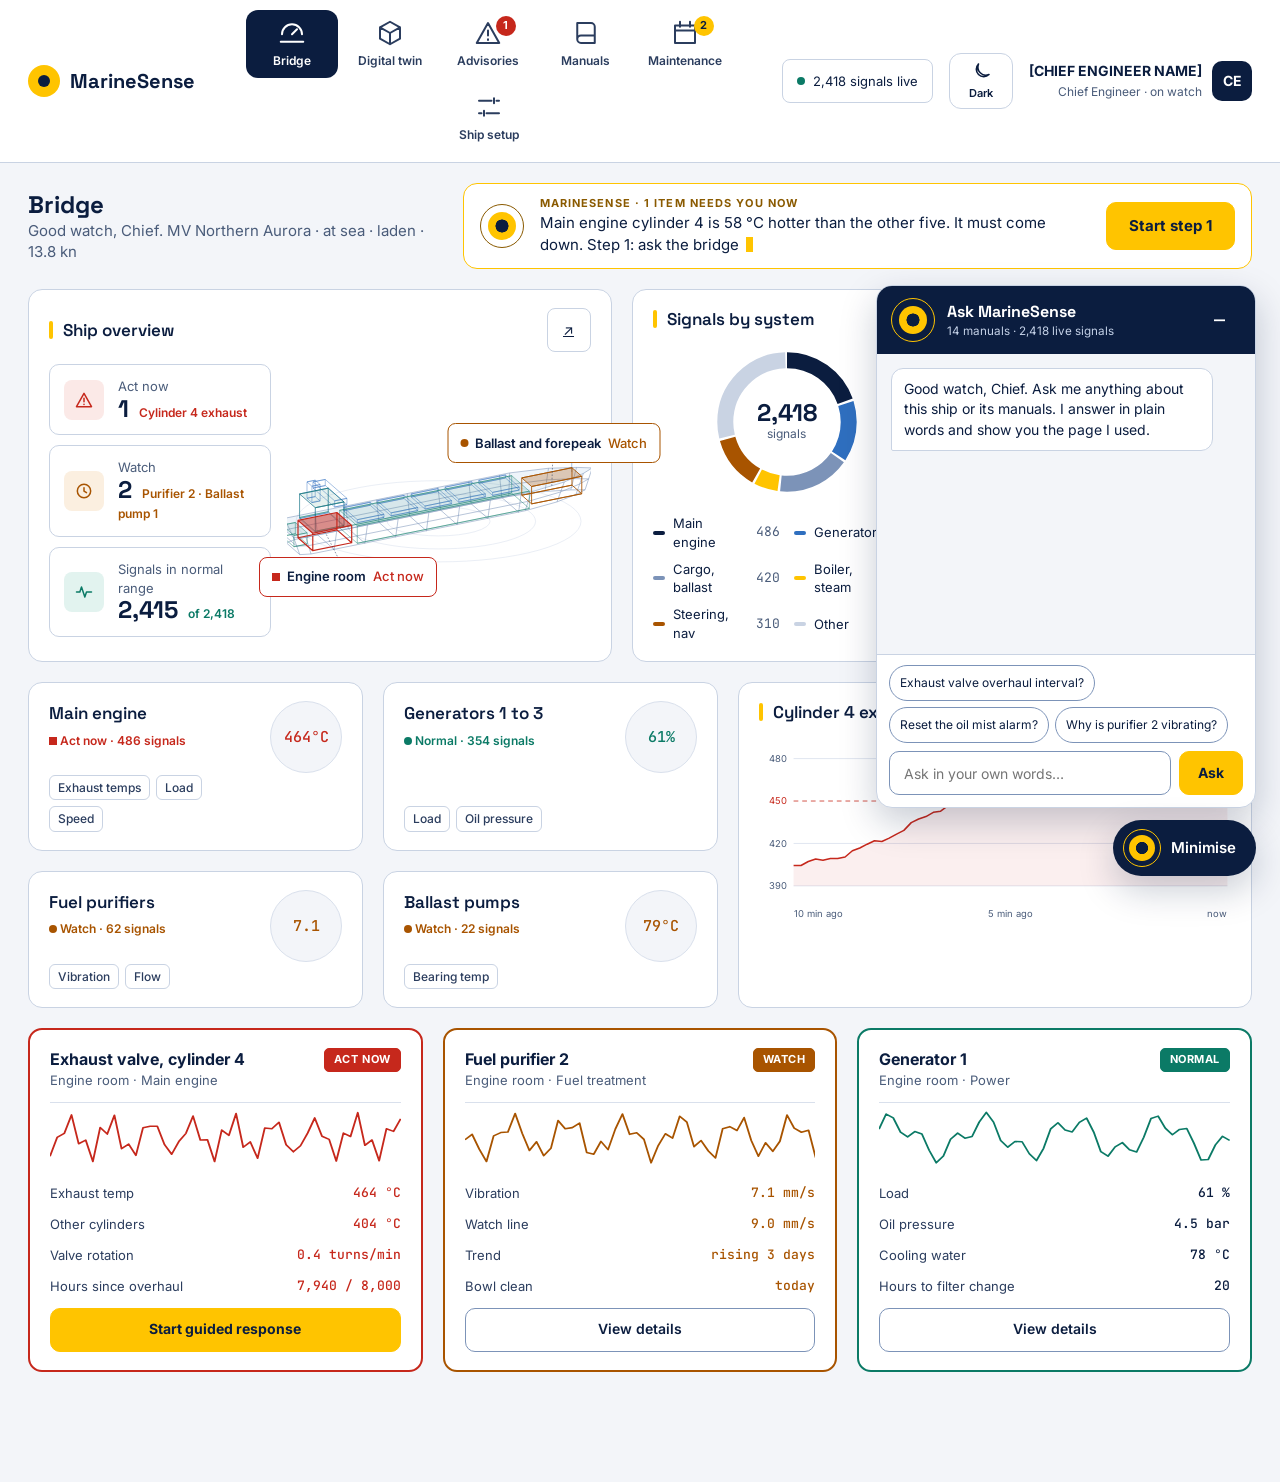
<file: mockup/index.html>
<!doctype html>
<html lang="en">
<head>
<meta charset="utf-8">
<meta name="viewport" content="width=device-width, initial-scale=1">
<title>MarineSense — Bridge</title>
<link rel="preconnect" href="https://fonts.googleapis.com">
<link href="https://fonts.googleapis.com/css2?family=Inter:wght@400;500;600;700&family=Space+Grotesk:wght@500;600;700&family=JetBrains+Mono:wght@400;500&display=swap" rel="stylesheet">
<link rel="stylesheet" href="assets/app.css">
<script>try { document.documentElement.dataset.theme = localStorage.getItem('ms-theme') || 'light'; } catch (e) {}</script>
<style>
.stat { display: flex; align-items: center; gap: 14px; padding: 12px 14px; border: 1px solid var(--line); border-radius: 10px; text-decoration: none; color: var(--text); }
.stat i { flex: none; width: 40px; height: 40px; border-radius: 8px; display: grid; place-items: center; }
.stat svg { width: 20px; height: 20px; }
.stat b { font: 700 24px/1.1 'Space Grotesk', sans-serif; margin-right: 10px; }
.legend { display: grid; grid-template-columns: repeat(2, minmax(0, 1fr)); gap: 8px 14px; font-size: 13px; }
.legend div { display: flex; align-items: center; gap: 8px; }
.legend i { flex: none; width: 12px; height: 4px; border-radius: 2px; }
.legend span { flex: 1; }
.equip { display: grid; grid-template-columns: repeat(2, minmax(0, 1fr)); gap: 20px; }
.equip a { flex-direction: row; text-decoration: none; color: var(--text); }
.equip .read { flex: none; width: 72px; height: 72px; border-radius: 50%; background: var(--bg); border: 1px solid var(--soft); display: grid; place-items: center; font: 500 15px 'JetBrains Mono', monospace; }
.watch { flex: 1 1 300px; border-width: 2px; }
.watch.crit { border-color: var(--crit); } .watch.warn { border-color: var(--warn); } .watch.ok { border-color: var(--ok); }
.watch .r { display: flex; gap: 10px; font-size: 13px; }
.watch .r span { flex: 1; color: var(--text2); }
@media (max-width: 720px) { .equip { grid-template-columns: 1fr; } }
</style>
</head>
<body data-page="main" data-chat="open">
<header id="menu"></header>

<main class="wrap">
  <section class="row mid">
    <div style="flex:1 1 280px">
      <h1 class="h1">Bridge</h1>
      <div class="mute" style="font-size:15px">Good watch, Chief. MV Northern Aurora · at sea · laden · 13.8 kn</div>
    </div>
    <div class="card hl agent" style="flex:2 1 520px;padding:12px 16px">
      <span class="orb" aria-hidden="true"></span>
      <div class="say">
        <div class="eyebrow">MarineSense · 1 item needs you now</div>
        <p style="min-height:44px"><span id="typed"></span><span class="caret" aria-hidden="true"></span></p>
      </div>
      <a class="btn primary big" href="advisory.html">Start step 1</a>
    </div>
  </section>

  <section class="row">
    <div class="card" style="flex:2.1 1 520px">
      <div class="title"><h2>Ship overview</h2><a class="icon-btn" href="twin.html" aria-label="Open the digital twin">↗</a></div>
      <div class="row mid" style="gap:16px">
        <div class="col" style="flex:1 1 220px;gap:10px">
          <a class="stat" href="advisory.html"><i style="background:var(--crit-soft);color:var(--crit)"><svg viewBox="0 0 24 24" fill="none" stroke="currentColor" stroke-width="1.8" stroke-linecap="round" stroke-linejoin="round" aria-hidden="true"><path d="M12 4l9 16H3L12 4zM12 10v4M12 17v.5"/></svg></i><span><span class="small mute" style="display:block;font-size:13px">Act now</span><b>1</b><span class="small c-crit" style="font-weight:600">Cylinder 4 exhaust</span></span></a>
          <a class="stat" href="maintenance.html"><i style="background:var(--warn-soft);color:var(--warn)"><svg viewBox="0 0 24 24" fill="none" stroke="currentColor" stroke-width="1.8" stroke-linecap="round" aria-hidden="true"><circle cx="12" cy="12" r="8"/><path d="M12 8v4l3 2"/></svg></i><span><span class="small mute" style="display:block;font-size:13px">Watch</span><b>2</b><span class="small c-warn" style="font-weight:600">Purifier 2 · Ballast pump 1</span></span></a>
          <div class="stat"><i style="background:var(--ok-soft);color:var(--ok)"><svg viewBox="0 0 24 24" fill="none" stroke="currentColor" stroke-width="1.8" stroke-linecap="round" stroke-linejoin="round" aria-hidden="true"><path d="M3 12h4l2-6 4 12 2-6h6"/></svg></i><span><span class="small mute" style="display:block;font-size:13px">Signals in normal range</span><b>2,415</b><span class="small c-ok" style="font-weight:600">of 2,418</span></span></div>
        </div>
        <div id="ship" style="flex:1.3 1 300px;min-width:0"></div>
      </div>
    </div>

    <div class="card" style="flex:1 1 280px">
      <div class="title"><h2>Signals by system</h2></div>
      <div style="position:relative;width:160px;height:160px;align-self:center">
        <svg viewBox="0 0 140 140" role="img" aria-label="Donut chart of live signals by ship system" style="transform:rotate(-90deg)" fill="none" stroke-width="14">
          <circle cx="70" cy="70" r="54" style="stroke:var(--text)" stroke-dasharray="66.2 339.3"/>
          <circle cx="70" cy="70" r="54" style="stroke:var(--wire2)" stroke-dasharray="47.7 339.3" stroke-dashoffset="-68.2"/>
          <circle cx="70" cy="70" r="54" style="stroke:var(--wire)" stroke-dasharray="56.9 339.3" stroke-dashoffset="-117.9"/>
          <circle cx="70" cy="70" r="54" style="stroke:var(--accent)" stroke-dasharray="18.8 339.3" stroke-dashoffset="-176.8"/>
          <circle cx="70" cy="70" r="54" style="stroke:var(--warn)" stroke-dasharray="41.5 339.3" stroke-dashoffset="-197.6"/>
          <circle cx="70" cy="70" r="54" style="stroke:var(--line)" stroke-dasharray="96.2 339.3" stroke-dashoffset="-241.1"/>
        </svg>
        <div style="position:absolute;inset:0;display:grid;place-content:center;text-align:center"><b class="display" style="font-size:24px;line-height:1">2,418</b><span class="small mute">signals</span></div>
      </div>
      <div class="legend">
        <div><i style="background:var(--text)"></i><span>Main engine</span><span class="mono mute" style="flex:none">486</span></div>
        <div><i style="background:var(--wire2)"></i><span>Generators</span><span class="mono mute" style="flex:none">354</span></div>
        <div><i style="background:var(--wire)"></i><span>Cargo, ballast</span><span class="mono mute" style="flex:none">420</span></div>
        <div><i style="background:var(--accent)"></i><span>Boiler, steam</span><span class="mono mute" style="flex:none">148</span></div>
        <div><i style="background:var(--warn)"></i><span>Steering, nav</span><span class="mono mute" style="flex:none">310</span></div>
        <div><i style="background:var(--line)"></i><span>Other</span><span class="mono mute" style="flex:none">700</span></div>
      </div>
    </div>

    <div class="card strong" style="flex:1 1 260px;align-items:center;gap:6px">
      <div class="title" style="align-self:stretch"><h2>Main engine load</h2><span class="live" style="color:var(--accent)">LIVE</span></div>
      <svg viewBox="0 0 220 135" role="img" aria-label="Gauge showing main engine load" style="width:100%;max-width:240px;margin-top:8px" fill="none" stroke-linecap="round">
        <path d="M30 115 A80 80 0 0 1 190 115" style="stroke:var(--track)" stroke-width="14"/>
        <path id="gauge" d="M30 115 A80 80 0 0 1 190 115" style="stroke:var(--accent)" stroke-width="14" stroke-dasharray="0 400"/>
        <line id="needle" x1="110" y1="115" x2="110" y2="53" style="stroke:var(--on-strong)" stroke-width="3"/>
        <circle cx="110" cy="115" r="6" style="fill:var(--on-strong)"/>
        <g style="fill:var(--on-strong-mute);font:10px Inter,sans-serif" text-anchor="middle"><text x="22" y="132">0</text><text x="110" y="24">50</text><text x="198" y="132">100</text></g>
      </svg>
      <div class="display" style="font-size:38px;font-weight:700;line-height:1"><span id="load">82</span>%</div>
      <div style="color:var(--on-strong-mute)">Steady at 96 rpm</div>
      <div style="margin-top:4px;padding:5px 12px;border-radius:14px;background:var(--accent);color:var(--ink);font-size:12px;font-weight:700">I advise 75 % until cylinder 4 cools</div>
    </div>
  </section>

  <section class="row">
    <div class="equip" id="equip" style="flex:1.5 1 520px"></div>
    <div class="card" style="flex:1 1 400px">
      <div class="title"><h2>Cylinder 4 exhaust temperature</h2><span class="live c-crit">LIVE</span></div>
      <svg class="chart" viewBox="0 0 600 250" role="img" aria-label="Line chart of cylinder 4 exhaust temperature over the last ten minutes, now above the 450 degree alarm line">
        <line class="grid" x1="44" y1="30" x2="596" y2="30"/><line class="limit" x1="44" y1="84" x2="596" y2="84"/><line class="grid" x1="44" y1="138" x2="596" y2="138"/><line class="grid" x1="44" y1="192" x2="596" y2="192"/>
        <text x="36" y="34" text-anchor="end">480</text><text class="limit-t" x="36" y="88" text-anchor="end">450</text><text x="36" y="142" text-anchor="end">420</text><text x="36" y="196" text-anchor="end">390</text>
        <text class="limit-t" x="590" y="76" text-anchor="end">Alarm line</text>
        <text x="44" y="232">10 min ago</text><text x="320" y="232" text-anchor="middle">5 min ago</text><text x="596" y="232" text-anchor="end">now</text>
        <path class="area" id="area"/><polyline class="line" id="trend"/>
      </svg>
    </div>
  </section>

  <section class="row" id="watch"></section>
</main>

<script src="assets/app.js"></script>
<script>
(function () {
  const { $, wave, ST } = MS;

  // The agent types its message.
  const msg = 'Main engine cylinder 4 is 58 °C hotter than the other five. It must come down. Step 1: ask the bridge to reduce engine load to 75 %.';
  let n = 0;
  const typing = setInterval(() => { n += 2; $('#typed').textContent = msg.slice(0, n); if (n >= msg.length) clearInterval(typing); }, 25);

  // Turning 3D ship; labels link to the twin.
  new MS.Scene($('#ship'), { w: 560, h: 300, zoom: 1.25, labels: 'alert', href: 'twin.html' });

  const equip = [
    ['Main engine', 2, 486, ['Exhaust temps', 'Load', 'Speed'], (s) => wave(s, 462, 3).toFixed(0) + '°C'],
    ['Generators 1 to 3', 0, 354, ['Load', 'Oil pressure'], (s) => wave(s + 4, 62, 1.5).toFixed(0) + '%'],
    ['Fuel purifiers', 1, 62, ['Vibration', 'Flow'], (s) => wave(s + 9, 7.1, 0.4).toFixed(1)],
    ['Ballast pumps', 1, 22, ['Bearing temp'], (s) => wave(s + 13, 78, 1.5).toFixed(0) + '°C'],
  ];
  $('#equip').innerHTML = equip.map((q, i) => {
    const st = ST[q[1]];
    return '<a class="card" href="twin.html"><span class="col" style="flex:1;gap:6px"><span class="display" style="font-size:17px;font-weight:600">' + q[0] + '</span>'
      + '<span class="small c-' + st.k + '" style="font-weight:600"><span class="dot' + (q[1] === 2 ? ' sq' : '') + '"></span> ' + st.t + ' · ' + q[2] + ' signals</span>'
      + '<span style="flex:1;min-height:14px"></span><span style="display:flex;flex-wrap:wrap;gap:6px">' + q[3].map((t) => '<span class="chip">' + t + '</span>').join('') + '</span></span>'
      + '<span class="read c-' + st.k + '" id="eq' + i + '"></span></a>';
  }).join('');

  const cards = [
    { name: 'Exhaust valve, cylinder 4', where: 'Engine room · Main engine', st: 2, off: 0, rough: 1.1, cta: 'Start guided response', href: 'advisory.html',
      rows: [['Exhaust temp', (s) => wave(s, 462, 3).toFixed(0) + ' °C'], ['Other cylinders', '404 °C'], ['Valve rotation', '0.4 turns/min'], ['Hours since overhaul', '7,940 / 8,000']] },
    { name: 'Fuel purifier 2', where: 'Engine room · Fuel treatment', st: 1, off: 11, rough: 0.8, cta: 'View details', href: 'twin.html',
      rows: [['Vibration', (s) => wave(s + 9, 7.1, 0.4).toFixed(1) + ' mm/s'], ['Watch line', '9.0 mm/s'], ['Trend', 'rising 3 days'], ['Bowl clean', 'today']] },
    { name: 'Generator 1', where: 'Engine room · Power', st: 0, off: 23, rough: 0.5, cta: 'View details', href: 'twin.html',
      rows: [['Load', (s) => wave(s + 4, 62, 1.5).toFixed(0) + ' %'], ['Oil pressure', (s) => wave(s + 2, 4.6, 0.1).toFixed(1) + ' bar'], ['Cooling water', '78 °C'], ['Hours to filter change', '20']] },
  ];
  $('#watch').innerHTML = cards.map((c, i) => {
    const st = ST[c.st];
    return '<div class="card watch ' + st.k + '"><div style="display:flex;gap:10px;align-items:flex-start"><div style="flex:1"><h3 style="font-size:16px">' + c.name + '</h3><div class="mute" style="font-size:13px">' + c.where + '</div></div><span class="tag fill-' + st.k + '">' + st.t + '</span></div>'
      + '<svg class="spark c-' + st.k + '" viewBox="0 0 300 70" preserveAspectRatio="none" aria-hidden="true"><polyline id="sp' + i + '"/></svg>'
      + c.rows.map((r, j) => '<div class="r"><span>' + r[0] + '</span><b class="mono' + (c.st ? ' c-' + st.k : '') + '" id="w' + i + '_' + j + '" style="font-weight:500"></b></div>').join('')
      + '<a class="btn' + (c.st === 2 ? ' primary' : '') + '" href="' + c.href + '">' + c.cta + '</a></div>';
  }).join('');

  let sec = 0;
  function tick() {
    sec++;
    const load = wave(sec, 82, 1), ang = Math.PI * (1 - load / 100);
    $('#load').textContent = load.toFixed(0);
    $('#gauge').setAttribute('stroke-dasharray', (load / 100 * 251.3).toFixed(1) + ' 400');
    $('#needle').setAttribute('x2', (110 + 62 * Math.cos(ang)).toFixed(1));
    $('#needle').setAttribute('y2', (115 - 62 * Math.sin(ang)).toFixed(1));

    const pts = [];
    for (let i = 0; i < 60; i++) {
      const rise = i < 25 ? 405 + 57 * Math.pow(i / 25, 1.6) : 462;
      pts.push((44 + i * 552 / 59).toFixed(1) + ' ' + (30 + (480 - rise - wave(sec - 59 + i, 0, 1.6)) / 90 * 162).toFixed(1));
    }
    $('#trend').setAttribute('points', pts.join(' '));
    $('#area').setAttribute('d', 'M44 192L' + pts.join('L') + 'L596 192Z');

    equip.forEach((q, i) => { $('#eq' + i).textContent = q[4](sec); });
    cards.forEach((c, i) => {
      const sp = [];
      for (let k = 0; k < 50; k++) {
        const x = sec - 49 + k + c.off, val = Math.sin(x * c.rough) * 0.6 + Math.sin(x * c.rough * 2.7 + 1) * 0.4;
        sp.push((k * 300 / 49).toFixed(1) + ',' + (35 - val * 26).toFixed(1));
      }
      $('#sp' + i).setAttribute('points', sp.join(' '));
      c.rows.forEach((r, j) => { $('#w' + i + '_' + j).textContent = typeof r[1] === 'function' ? r[1](sec) : r[1]; });
    });
  }
  tick();
  setInterval(tick, 1000);
})();
</script>
</body>
</html>
</file>
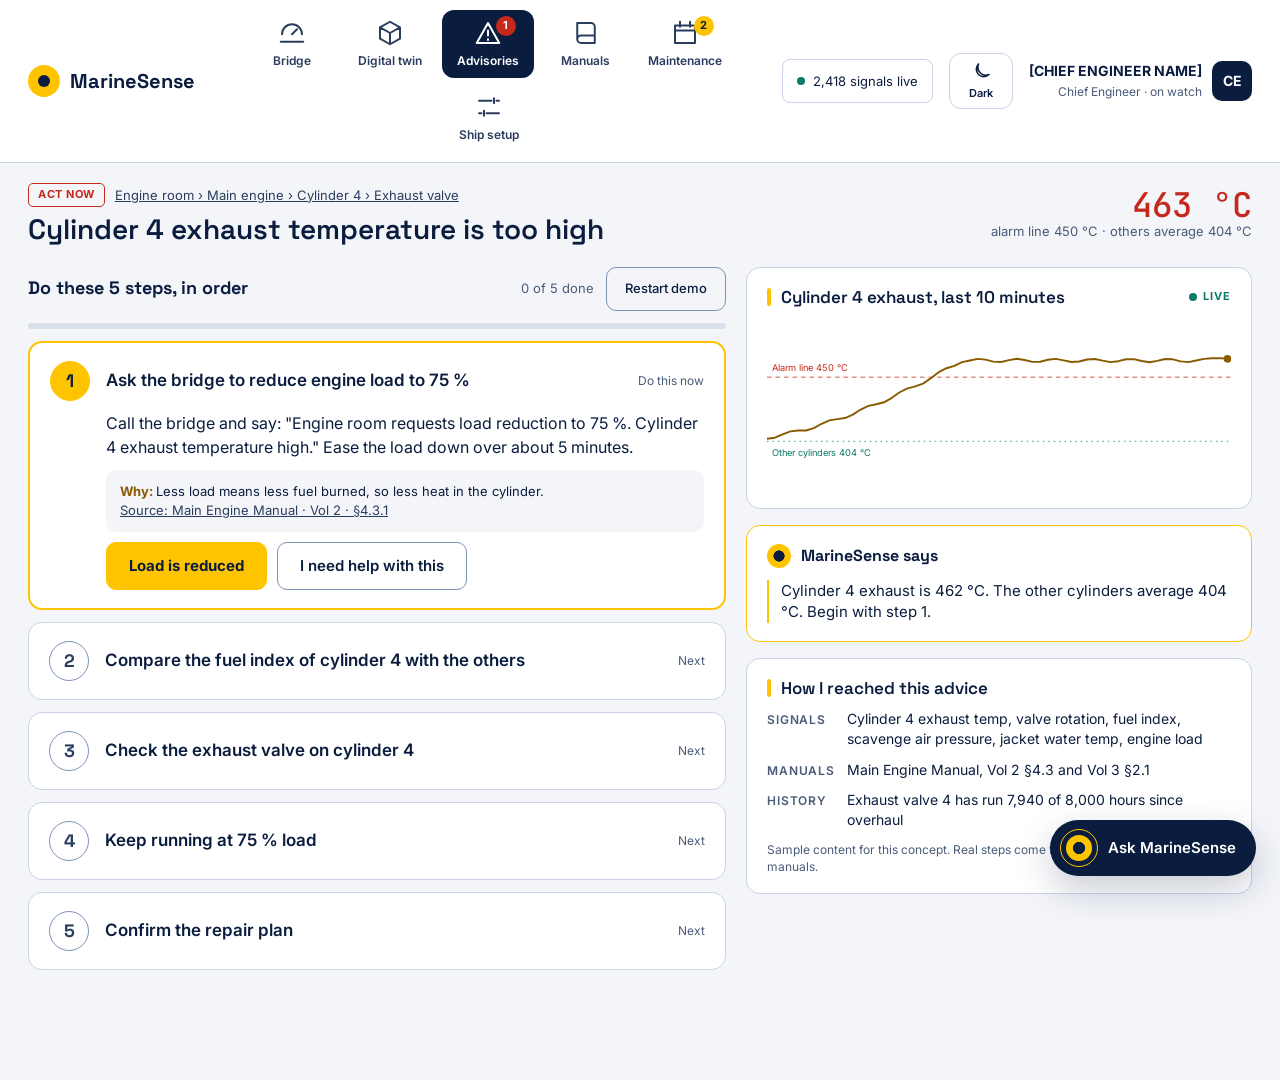
<file: mockup/advisory.html>
<!doctype html>
<html lang="en">
<head>
<meta charset="utf-8">
<meta name="viewport" content="width=device-width, initial-scale=1">
<title>MarineSense — Guided response</title>
<link rel="preconnect" href="https://fonts.googleapis.com">
<link href="https://fonts.googleapis.com/css2?family=Inter:wght@400;500;600;700&family=Space+Grotesk:wght@500;600;700&family=JetBrains+Mono:wght@400;500&display=swap" rel="stylesheet">
<link rel="stylesheet" href="assets/app.css">
<script>try { document.documentElement.dataset.theme = localStorage.getItem('ms-theme') || 'light'; } catch (e) {}</script>
<style>
.chart .line { stroke: var(--accent-text); stroke-width: 2.5; }
.why { display: flex; gap: 10px; }
.why > span:first-child { flex: none; width: 70px; font-size: 12px; font-weight: 600; letter-spacing: .06em; text-transform: uppercase; color: var(--mute); padding-top: 2px; }
</style>
</head>
<body data-page="advisory">
<header id="menu"></header>

<main class="wrap">
  <section class="row mid">
    <div style="flex:1 1 380px">
      <div style="display:flex;flex-wrap:wrap;align-items:center;gap:10px;font-size:13px">
        <span class="tag" id="status"></span>
        <a href="twin.html" style="color:var(--text2)">Engine room › Main engine › Cylinder 4 › Exhaust valve</a>
      </div>
      <h1 class="display" style="margin-top:6px;font-size:28px;font-weight:600;line-height:1.2">Cylinder 4 exhaust temperature is too high</h1>
    </div>
    <div style="text-align:right">
      <div class="mono" style="font-size:34px;font-weight:500;line-height:1" id="temp"></div>
      <div class="mute" style="font-size:13px">alarm line 450 °C · others average 404 °C</div>
    </div>
  </section>

  <div class="row top">
    <section class="col" style="flex:1.5 1 480px;gap:12px">
      <div style="display:flex;align-items:center;gap:12px">
        <h2 class="display" style="flex:1;font-size:18px">Do these 5 steps, in order</h2>
        <span class="mute" style="font-size:13px" id="count"></span>
        <button type="button" class="btn" id="reset" style="font-size:13px;font-weight:500">Restart demo</button>
      </div>
      <div class="bar" style="height:6px" role="progressbar" aria-label="Steps done" aria-valuemin="0" aria-valuemax="5" id="progress"><i></i></div>
      <div class="col" style="gap:12px" id="steps"></div>
    </section>

    <aside class="col" style="flex:1 1 360px">
      <div class="card">
        <div class="title"><h2>Cylinder 4 exhaust, last 10 minutes</h2><span class="live c-ok">LIVE</span></div>
        <svg class="chart" viewBox="0 0 600 220" role="img" aria-label="Line chart of cylinder 4 exhaust temperature against the 450 degree alarm line and the 404 degree average of the other cylinders">
          <line class="limit" x1="0" y1="74" x2="600" y2="74"/><text class="limit-t" x="6" y="66">Alarm line 450 °C</text>
          <line class="mean" x1="0" y1="157" x2="600" y2="157"/><text class="mean-t" x="6" y="176">Other cylinders 404 °C</text>
          <polyline class="line" id="line"/><circle id="tip" cx="596" r="5" style="fill:var(--accent-text)"/>
        </svg>
      </div>
      <div class="card hl">
        <div style="display:flex;align-items:center;gap:10px"><span class="orb sm" aria-hidden="true"></span><h2 class="display" style="font-size:16px">MarineSense says</h2></div>
        <div class="col" style="gap:12px" id="says" aria-live="polite"></div>
      </div>
      <div class="card" style="gap:10px">
        <div class="title"><h2>How I reached this advice</h2></div>
        <div class="why"><span>Signals</span><span>Cylinder 4 exhaust temp, valve rotation, fuel index, scavenge air pressure, jacket water temp, engine load</span></div>
        <div class="why"><span>Manuals</span><span>Main Engine Manual, Vol 2 §4.3 and Vol 3 §2.1</span></div>
        <div class="why"><span>History</span><span>Exhaust valve 4 has run 7,940 of 8,000 hours since overhaul</span></div>
        <div class="small mute">Sample content for this concept. Real steps come from the vessel's own OEM manuals.</div>
      </div>
    </aside>
  </div>
</main>

<script src="assets/app.js"></script>
<script>
(function () {
  const { $ } = MS;
  const STEPS = [
    ['Ask the bridge to reduce engine load to 75 %', 'Call the bridge and say: "Engine room requests load reduction to 75 %. Cylinder 4 exhaust temperature high." Ease the load down over about 5 minutes.', 'Less load means less fuel burned, so less heat in the cylinder.', 'Main Engine Manual · Vol 2 · §4.3.1', 'Load is reduced'],
    ['Compare the fuel index of cylinder 4 with the others', 'On the engine local panel, read the fuel index for all six cylinders. Check that cylinder 4 is within 5 % of the rest.', 'If cylinder 4 gets more fuel than the others, the fault is on the fuel side and not the valve.', 'Main Engine Manual · Vol 2 · §4.3.2', 'Fuel index is the same'],
    ['Check the exhaust valve on cylinder 4', 'Go to the cylinder top platform. Look at the rotation indicator on the exhaust valve. It should turn steadily. Listen for a hissing or blowing sound.', 'A valve that turns slowly or hisses is not sealing. Hot gas leaks past it and raises the temperature.', 'Main Engine Manual · Vol 2 · §4.3.4', 'Valve is slow and hissing'],
    ['Keep running at 75 % load', 'Hold 75 % load. Do not open the valve at sea unless I tell you the temperature is rising again.', 'The manual allows running at reduced load with a leaking valve while the temperature stays under the alarm line.', 'Main Engine Manual · Vol 2 · §4.3.6', 'Understood, holding 75 %'],
    ['Confirm the repair plan', 'I will add "Overhaul exhaust valve, cylinder 4" to the next port stay and reserve the spare valve. Confirm and I will log everything.', 'Fixing it at the next port prevents damage to the valve seat and the turbocharger.', 'Main Engine Manual · Vol 3 · §2.1', 'Confirm and log'],
  ];
  const SAYS = [
    'Cylinder 4 exhaust is 462 °C. The other cylinders average 404 °C. Begin with step 1.',
    'Load reduction confirmed. Engine load is falling to 75 % and the temperature is coming down. Go to step 2.',
    'Fuel index on cylinder 4 matches the others, so fuel supply is not the cause. Go to step 3.',
    'Slow rotation and a blowing sound mean the exhaust valve is leaking. Go to step 4.',
    'Good. Running at reduced load is safe until the next port. Go to step 5.',
    'Logged. The valve overhaul is booked for the next port stay and the spare is reserved. I will keep watching cylinder 4 and call you if it goes above 450 °C again.',
  ];
  const TARGET = [462, 446, 443, 441, 438, 436];
  let done = 0, t = 0, hist;
  const seed = () => Array.from({ length: 60 }, (_, i) => (i < 28 ? 405 + 57 * Math.pow(i / 28, 1.6) : 462) + Math.sin(i * 1.3) * 1.2);
  const y = (val) => 200 - (val - 380) / 100 * 180;

  function render() {
    $('#count').textContent = done + ' of 5 done';
    $('#progress i').style.width = done * 20 + '%';
    $('#progress').setAttribute('aria-valuenow', done);
    $('#steps').innerHTML = STEPS.map((s, i) => {
      const cls = i < done ? 'done' : i === done ? 'cur' : '';
      return '<div class="card step ' + cls + '"><span class="num ' + cls + '">' + (i < done ? '✓' : i + 1) + '</span><div class="body">'
        + '<div style="display:flex;flex-wrap:wrap;align-items:center;gap:6px 12px;min-height:40px"><h3 style="flex:1;font-size:17px;font-weight:600">' + s[0] + '</h3><span class="small mute">' + (i < done ? 'Done' : i === done ? 'Do this now' : 'Next') + '</span></div>'
        + (i === done ? '<p style="font-size:16px;line-height:1.55">' + s[1] + '</p><div class="note"><b class="c-accent">Why: </b>' + s[2] + '<br><a href="manuals.html" style="color:var(--text2)">Source: ' + s[3] + '</a></div>'
          + '<div style="display:flex;flex-wrap:wrap;gap:10px"><button type="button" class="btn primary big" id="next">' + s[4] + '</button><button type="button" class="btn big" data-open-chat>I need help with this</button></div>' : '')
        + '</div></div>';
    }).join('');
    const says = [];
    for (let i = done; i >= Math.max(0, done - 2); i--) says.push('<p class="quote' + (i === done ? ' now' : '') + '">' + SAYS[i] + '</p>');
    $('#says').innerHTML = says.join('');
  }
  function tick() {
    t++;
    const last = hist[hist.length - 1];
    hist.push(last + (TARGET[done] - last) * 0.07 + Math.sin(t * 1.3) * 0.5);
    hist.shift();
    const cur = hist[hist.length - 1];
    $('#line').setAttribute('points', hist.map((val, i) => (i * 596 / 59).toFixed(1) + ',' + y(val).toFixed(1)).join(' '));
    $('#tip').setAttribute('cy', y(cur).toFixed(1));
    const state = done >= 5 ? ['Under control', 'ok'] : cur < 450 ? ['Recovering', 'warn'] : ['Act now', 'crit'];
    $('#status').textContent = state[0];
    $('#status').className = 'tag c-' + state[1];
    $('#temp').textContent = cur.toFixed(0) + ' °C';
    $('#temp').className = 'mono c-' + state[1];
  }
  document.addEventListener('click', (e) => { if (e.target.closest('#next')) { done++; render(); } });
  $('#reset').addEventListener('click', () => { done = 0; hist = seed(); render(); tick(); });

  hist = seed();
  render();
  tick();
  setInterval(tick, 500);
})();
</script>
</body>
</html>
</file>
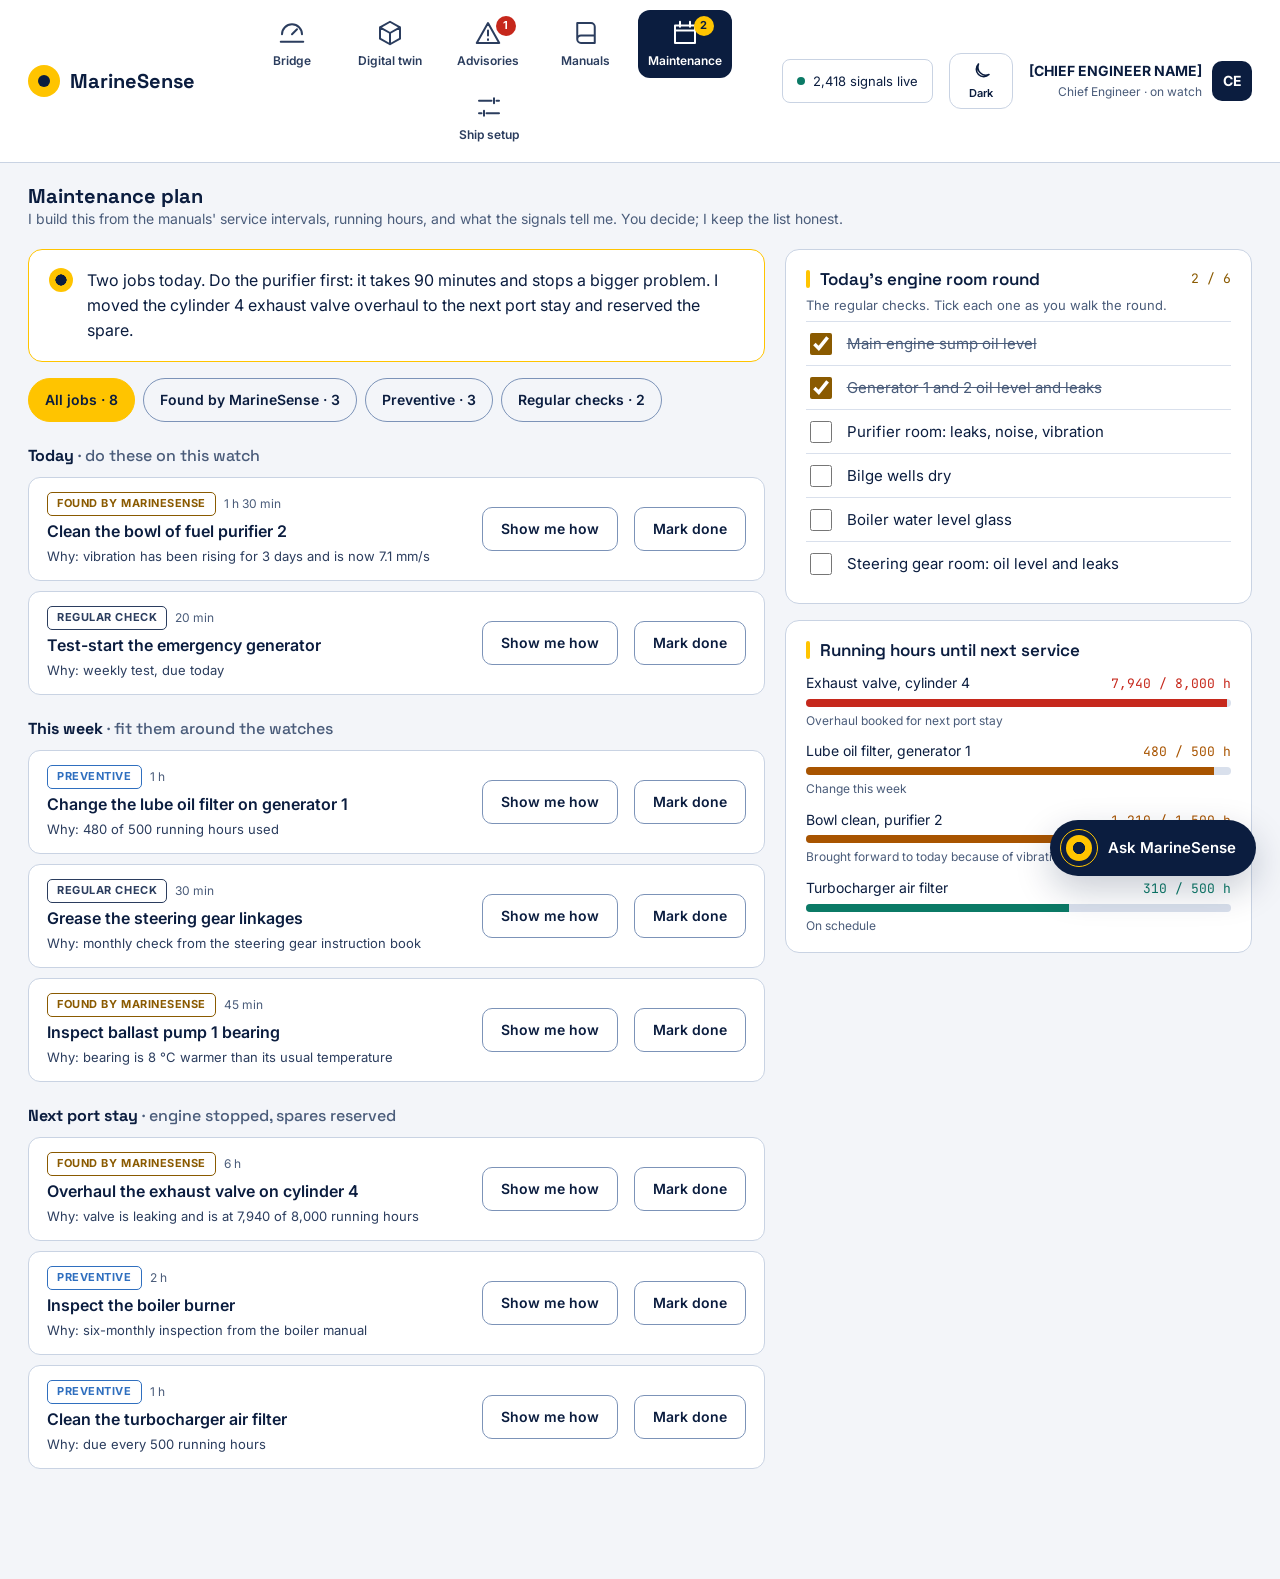
<file: mockup/maintenance.html>
<!doctype html>
<html lang="en">
<head>
<meta charset="utf-8">
<meta name="viewport" content="width=device-width, initial-scale=1">
<title>MarineSense — Maintenance plan</title>
<link rel="preconnect" href="https://fonts.googleapis.com">
<link href="https://fonts.googleapis.com/css2?family=Inter:wght@400;500;600;700&family=Space+Grotesk:wght@500;600;700&family=JetBrains+Mono:wght@400;500&display=swap" rel="stylesheet">
<link rel="stylesheet" href="assets/app.css">
<script>try { document.documentElement.dataset.theme = localStorage.getItem('ms-theme') || 'light'; } catch (e) {}</script>
<style>
.job { flex-direction: row; flex-wrap: wrap; align-items: center; gap: 10px 16px; padding: 14px 18px; border-radius: 12px; }
.job.done { opacity: .6; }
.job.done h3 { text-decoration: line-through; }
.t-p { color: var(--wire2); } .t-r { color: var(--text2); } .t-a { color: var(--accent-text); }
</style>
</head>
<body data-page="maintenance">
<header id="menu"></header>

<main class="wrap">
  <div>
    <h1 class="h1" style="font-size:20px">Maintenance plan</h1>
    <div class="mute">I build this from the manuals' service intervals, running hours, and what the signals tell me. You decide; I keep the list honest.</div>
  </div>

  <div class="row top">
    <section class="col" style="flex:1.7 1 520px">
      <div class="card hl" style="flex-direction:row;gap:14px">
        <span class="orb sm" aria-hidden="true"></span>
        <p style="font-size:16px;line-height:1.55">Two jobs today. Do the purifier first: it takes 90 minutes and stops a bigger problem. I moved the cylinder 4 exhaust valve overhaul to the next port stay and reserved the spare.</p>
      </div>
      <div class="tabs" role="group" aria-label="Show jobs" id="tabs"></div>
      <div class="col" id="groups"></div>
    </section>

    <aside class="col" style="flex:1 1 340px">
      <div class="card" style="gap:6px">
        <div class="title"><h2>Today's engine room round</h2><span class="mono c-accent" style="font-size:13px" id="roundCount"></span></div>
        <div class="mute" style="font-size:13px">The regular checks. Tick each one as you walk the round.</div>
        <div id="round"></div>
      </div>
      <div class="card">
        <div class="title"><h2>Running hours until next service</h2></div>
        <div class="col" style="gap:12px" id="hours"></div>
      </div>
    </aside>
  </div>
</main>

<script src="assets/app.js"></script>
<script>
(function () {
  const { $ } = MS;
  const TYPES = { p: 'Preventive', r: 'Regular check', a: 'Found by MarineSense' };
  const TASKS = [
    [0, 'a', 'Clean the bowl of fuel purifier 2', '1 h 30 min', 'vibration has been rising for 3 days and is now 7.1 mm/s'],
    [0, 'r', 'Test-start the emergency generator', '20 min', 'weekly test, due today'],
    [1, 'p', 'Change the lube oil filter on generator 1', '1 h', '480 of 500 running hours used'],
    [1, 'r', 'Grease the steering gear linkages', '30 min', 'monthly check from the steering gear instruction book'],
    [1, 'a', 'Inspect ballast pump 1 bearing', '45 min', 'bearing is 8 °C warmer than its usual temperature'],
    [2, 'a', 'Overhaul the exhaust valve on cylinder 4', '6 h', 'valve is leaking and is at 7,940 of 8,000 running hours'],
    [2, 'p', 'Inspect the boiler burner', '2 h', 'six-monthly inspection from the boiler manual'],
    [2, 'p', 'Clean the turbocharger air filter', '1 h', 'due every 500 running hours'],
  ];
  const GROUPS = [['Today', 'do these on this watch'], ['This week', 'fit them around the watches'], ['Next port stay', 'engine stopped, spares reserved']];
  const FILTERS = [['all', 'All jobs'], ['a', 'Found by MarineSense'], ['p', 'Preventive'], ['r', 'Regular checks']];
  const ROUND = ['Main engine sump oil level', 'Generator 1 and 2 oil level and leaks', 'Purifier room: leaks, noise, vibration', 'Bilge wells dry', 'Boiler water level glass', 'Steering gear room: oil level and leaks'];
  const HOURS = [
    ['Exhaust valve, cylinder 4', '7,940', '8,000', 99, 'crit', 'Overhaul booked for next port stay'],
    ['Lube oil filter, generator 1', '480', '500', 96, 'warn', 'Change this week'],
    ['Bowl clean, purifier 2', '1,210', '1,500', 81, 'warn', 'Brought forward to today because of vibration'],
    ['Turbocharger air filter', '310', '500', 62, 'ok', 'On schedule'],
  ];
  let filter = 'all';
  const done = new Set();

  function render() {
    $('#tabs').innerHTML = FILTERS.map((f) => '<button type="button" data-f="' + f[0] + '"' + (f[0] === filter ? ' class="on"' : '') + ' aria-pressed="' + (f[0] === filter) + '">'
      + f[1] + ' · ' + TASKS.filter((k) => f[0] === 'all' || k[1] === f[0]).length + '</button>').join('');
    $('#groups').innerHTML = GROUPS.map((g, gi) => {
      const jobs = TASKS.map((k, i) => ({ k, i })).filter((x) => x.k[0] === gi && (filter === 'all' || x.k[1] === filter));
      if (!jobs.length) return '';
      return '<div class="col" style="gap:10px"><h2 class="display" style="font-size:16px;margin-top:6px">' + g[0] + ' <span class="mute" style="font-weight:500">· ' + g[1] + '</span></h2>'
        + jobs.map((x) => '<div class="card job' + (done.has(x.i) ? ' done' : '') + '"><div class="col" style="flex:1 1 300px;gap:4px">'
          + '<div style="display:flex;flex-wrap:wrap;align-items:center;gap:8px"><span class="tag t-' + x.k[1] + '">' + TYPES[x.k[1]] + '</span><span class="small mute">' + x.k[3] + '</span></div>'
          + '<h3 style="font-size:16px;font-weight:600">' + x.k[2] + '</h3><div style="font-size:13px;color:var(--text2)">Why: ' + x.k[4] + '</div></div>'
          + '<button type="button" class="btn" data-open-chat>Show me how</button>'
          + '<button type="button" class="btn' + (done.has(x.i) ? ' done' : '') + '" style="min-width:110px" data-done="' + x.i + '" aria-pressed="' + done.has(x.i) + '">' + (done.has(x.i) ? '✓ Done' : 'Mark done') + '</button></div>').join('') + '</div>';
    }).join('');
  }
  document.addEventListener('click', (e) => {
    const f = e.target.closest('[data-f]'), d = e.target.closest('[data-done]');
    if (f) { filter = f.dataset.f; render(); }
    if (d) { const i = Number(d.dataset.done); if (done.has(i)) done.delete(i); else done.add(i); render(); }
  });

  $('#round').innerHTML = ROUND.map((text, i) => '<label class="check"><input type="checkbox"' + (i < 2 ? ' checked' : '') + '><span>' + text + '</span></label>').join('');
  const count = () => { $('#roundCount').textContent = document.querySelectorAll('#round input:checked').length + ' / ' + ROUND.length; };
  $('#round').addEventListener('change', count);
  count();

  $('#hours').innerHTML = HOURS.map((h) => '<div class="col" style="gap:5px"><div style="display:flex;align-items:baseline;gap:10px"><span style="flex:1">' + h[0] + '</span><span class="mono c-' + h[4] + '" style="font-size:13px">' + h[1] + ' / ' + h[2] + ' h</span></div>'
    + '<div class="bar" role="progressbar" aria-label="' + h[0] + '" aria-valuemin="0" aria-valuemax="100" aria-valuenow="' + h[3] + '"><i style="width:' + h[3] + '%;background:var(--' + h[4] + ')"></i></div><div class="small mute">' + h[5] + '</div></div>').join('');

  render();
})();
</script>
</body>
</html>
</file>
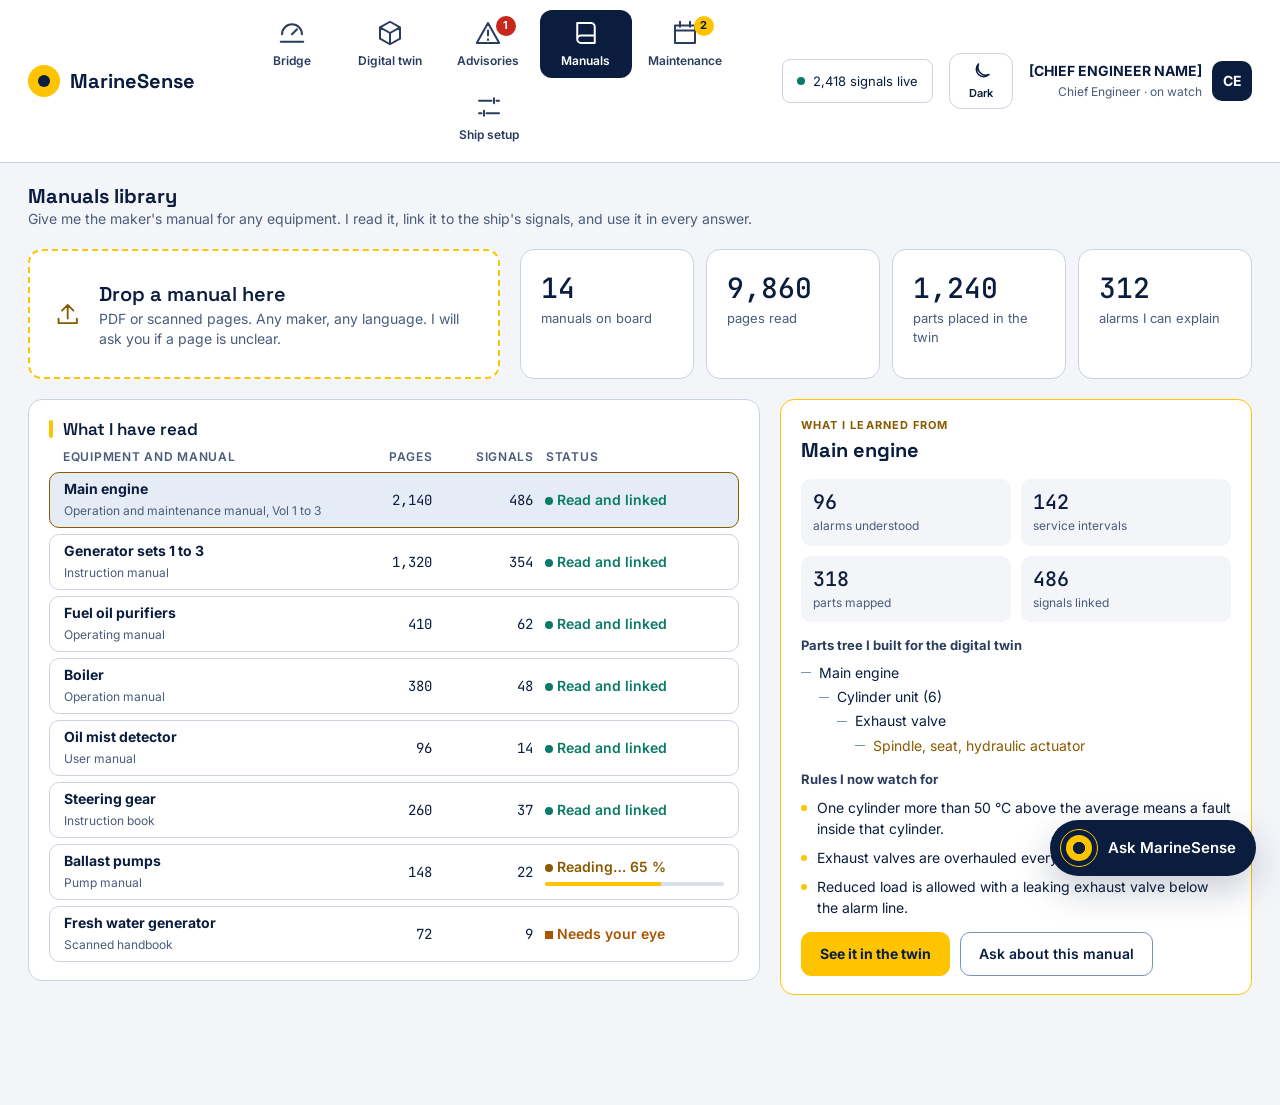
<file: mockup/manuals.html>
<!doctype html>
<html lang="en">
<head>
<meta charset="utf-8">
<meta name="viewport" content="width=device-width, initial-scale=1">
<title>MarineSense — Manuals library</title>
<link rel="preconnect" href="https://fonts.googleapis.com">
<link href="https://fonts.googleapis.com/css2?family=Inter:wght@400;500;600;700&family=Space+Grotesk:wght@500;600;700&family=JetBrains+Mono:wght@400;500&display=swap" rel="stylesheet">
<link rel="stylesheet" href="assets/app.css">
<script>try { document.documentElement.dataset.theme = localStorage.getItem('ms-theme') || 'light'; } catch (e) {}</script>
<style>
.cols { display: flex; gap: 12px; align-items: center; }
.cols > :nth-child(1) { flex: 3 1 0; min-width: 0; }
.cols > :nth-child(2), .cols > :nth-child(3) { flex: 1 1 0; text-align: right; }
.cols > :nth-child(4) { flex: 2 1 0; }
.head { padding: 0 14px; font-size: 12px; font-weight: 600; letter-spacing: .06em; text-transform: uppercase; color: var(--mute); }
.manual { min-height: 56px; padding: 6px 14px; border-radius: 10px; }
.learn { display: grid; grid-template-columns: repeat(2, minmax(0, 1fr)); gap: 10px; }
.learn div { padding: 10px 12px; border-radius: 10px; background: var(--bg); }
.learn b { display: block; font: 500 20px 'JetBrains Mono', monospace; }
.tree div { display: flex; align-items: center; gap: 8px; }
.tree div::before { content: ""; width: 10px; height: 1px; background: var(--wire); }
.facts li { display: flex; gap: 10px; line-height: 1.5; }
.facts li::before { content: ""; flex: none; width: 6px; height: 6px; margin-top: 8px; border-radius: 50%; background: var(--accent); }
</style>
</head>
<body data-page="manuals">
<header id="menu"></header>

<main class="wrap">
  <div>
    <h1 class="h1" style="font-size:20px">Manuals library</h1>
    <div class="mute">Give me the maker's manual for any equipment. I read it, link it to the ship's signals, and use it in every answer.</div>
  </div>

  <section class="row">
    <button type="button" class="drop">
      <svg width="40" height="40" viewBox="0 0 24 24" fill="none" stroke="currentColor" stroke-width="1.6" stroke-linecap="round" stroke-linejoin="round" class="c-accent" aria-hidden="true"><path d="M12 16V4M7 9l5-5 5 5M4 16v4h16v-4"/></svg>
      <span><b class="display" style="display:block;font-size:20px;font-weight:600">Drop a manual here</b><span class="mute">PDF or scanned pages. Any maker, any language. I will ask you if a page is unclear.</span></span>
    </button>
    <div class="row" style="flex:2 1 480px;gap:12px">
      <div class="card" style="flex:1 1 130px;gap:0"><b class="mono" style="font-size:28px;font-weight:500">14</b><span class="mute" style="font-size:13px">manuals on board</span></div>
      <div class="card" style="flex:1 1 130px;gap:0"><b class="mono" style="font-size:28px;font-weight:500">9,860</b><span class="mute" style="font-size:13px">pages read</span></div>
      <div class="card" style="flex:1 1 130px;gap:0"><b class="mono" style="font-size:28px;font-weight:500">1,240</b><span class="mute" style="font-size:13px">parts placed in the twin</span></div>
      <div class="card" style="flex:1 1 130px;gap:0"><b class="mono" style="font-size:28px;font-weight:500">312</b><span class="mute" style="font-size:13px">alarms I can explain</span></div>
    </div>
  </section>

  <section class="row top">
    <div class="card" style="flex:1.6 1 520px;gap:8px">
      <div class="title"><h2>What I have read</h2></div>
      <div class="scroll-x"><div class="col" style="min-width:560px;gap:6px">
        <div class="cols head"><span>Equipment and manual</span><span>Pages</span><span>Signals</span><span>Status</span></div>
        <div class="col" style="gap:6px" id="rows"></div>
      </div></div>
    </div>
    <aside class="card hl" style="flex:1 1 340px;gap:14px" id="detail"></aside>
  </section>
</main>

<script src="assets/app.js"></script>
<script>
(function () {
  const { $ } = MS;
  const DOCS = [
    { eq: 'Main engine', doc: 'Operation and maintenance manual, Vol 1 to 3', pages: '2,140', sigs: 486, s: 0, c: [96, 142, 318, 486],
      tree: ['Main engine', 'Cylinder unit (6)', 'Exhaust valve', 'Spindle, seat, hydraulic actuator'],
      facts: ['One cylinder more than 50 °C above the average means a fault inside that cylinder.', 'Exhaust valves are overhauled every 8,000 running hours.', 'Reduced load is allowed with a leaking exhaust valve below the alarm line.'] },
    { eq: 'Generator sets 1 to 3', doc: 'Instruction manual', pages: '1,320', sigs: 354, s: 0, c: [58, 87, 204, 354],
      tree: ['Generator set', 'Diesel engine', 'Lube oil system', 'Oil pump, filter, cooler'],
      facts: ['Oil pressure below 3.5 bar at running speed needs a filter check.', 'Standby set must start within 30 seconds of a blackout signal.'] },
    { eq: 'Fuel oil purifiers', doc: 'Operating manual', pages: '410', sigs: 62, s: 0, c: [24, 31, 76, 62],
      tree: ['Purifier', 'Bowl assembly', 'Disc stack', 'Seal rings'],
      facts: ['Vibration rising over several days points to uneven sludge in the bowl.', 'Bowl is cleaned every 1,500 running hours or when vibration passes the watch line.'] },
    { eq: 'Boiler', doc: 'Operation manual', pages: '380', sigs: 48, s: 0, c: [19, 22, 54, 48],
      tree: ['Boiler', 'Burner unit', 'Flame scanner', 'Ignition electrodes'],
      facts: ['Low water level trips the burner and must be reset by hand.', 'Safety valves are tested at every port state inspection.'] },
    { eq: 'Oil mist detector', doc: 'User manual', pages: '96', sigs: 14, s: 0, c: [11, 6, 18, 14],
      tree: ['Detector', 'Sampling pipes', 'Measuring head'],
      facts: ['Alarm may be reset only after the reading is back under the alarm line.', 'Crankcase doors stay closed during an alarm.'] },
    { eq: 'Steering gear', doc: 'Instruction book', pages: '260', sigs: 37, s: 0, c: [14, 18, 42, 37],
      tree: ['Steering gear', 'Hydraulic power unit', 'Pump 1 and 2', 'Relief valves'],
      facts: ['Both pumps are tested before every departure.', 'Oil pressure swing above 15 bar means air in the system.'] },
    { eq: 'Ballast pumps', doc: 'Pump manual', pages: '148', sigs: 22, s: 1, c: [0, 0, 0, 22],
      tree: ['Ballast pump', 'Reading in progress'], facts: ['I am still reading this manual. I will list what I learn here.'] },
    { eq: 'Fresh water generator', doc: 'Scanned handbook', pages: '72', sigs: 9, s: 2, c: [5, 4, 12, 9],
      tree: ['Fresh water generator', 'Evaporator', 'Ejector pump'],
      facts: ['Pages 31 to 34 are too faint to read. Please scan them again or confirm the values with me.'] },
  ];
  const LABELS = ['alarms understood', 'service intervals', 'parts mapped', 'signals linked'];
  let sel = 0, pct = 64;

  function status(d) {
    if (d.s === 1 && pct < 100) return '<span class="c-accent" style="font-weight:600"><span class="dot"></span> Reading… ' + pct + ' %</span><span class="bar" style="display:block;height:4px;margin-top:5px"><i style="width:' + pct + '%"></i></span>';
    if (d.s === 2) return '<span class="c-warn" style="font-weight:600"><span class="dot sq"></span> Needs your eye</span>';
    return '<span class="c-ok" style="font-weight:600"><span class="dot"></span> Read and linked</span>';
  }
  function rows() {
    $('#rows').innerHTML = DOCS.map((d, i) => '<button type="button" class="pick manual cols' + (i === sel ? ' on' : '') + '" data-i="' + i + '" aria-pressed="' + (i === sel) + '">'
      + '<span><b style="display:block">' + d.eq + '</b><span class="small mute">' + d.doc + '</span></span><span class="mono">' + d.pages + '</span><span class="mono">' + d.sigs + '</span><span>' + status(d) + '</span></button>').join('');
  }
  function detail() {
    const d = DOCS[sel];
    $('#detail').innerHTML = '<div><div class="eyebrow">What I learned from</div><h2 class="display" style="font-size:20px;margin-top:2px">' + d.eq + '</h2></div>'
      + '<div class="learn">' + d.c.map((n, i) => '<div><b>' + n + '</b><span class="small mute">' + LABELS[i] + '</span></div>').join('') + '</div>'
      + '<div><h3 style="font-size:13px;color:var(--text2);margin-bottom:8px">Parts tree I built for the digital twin</h3><div class="col tree" style="gap:4px">'
      + d.tree.map((n, i) => '<div style="padding-left:' + i * 18 + 'px"' + (i === d.tree.length - 1 ? ' class="c-accent"' : '') + '>' + n + '</div>').join('') + '</div></div>'
      + '<div><h3 style="font-size:13px;color:var(--text2);margin-bottom:8px">Rules I now watch for</h3><ul class="col facts" style="gap:8px">' + d.facts.map((f) => '<li>' + f + '</li>').join('') + '</ul></div>'
      + '<div style="display:flex;flex-wrap:wrap;gap:10px"><a class="btn primary" href="twin.html">See it in the twin</a><button type="button" class="btn" data-open-chat>Ask about this manual</button></div>';
  }
  $('#rows').addEventListener('click', (e) => { const b = e.target.closest('[data-i]'); if (b) { sel = Number(b.dataset.i); rows(); detail(); } });
  rows(); detail();
  const reading = setInterval(() => { pct++; rows(); if (pct >= 100) clearInterval(reading); }, 1000);
})();
</script>
</body>
</html>
</file>
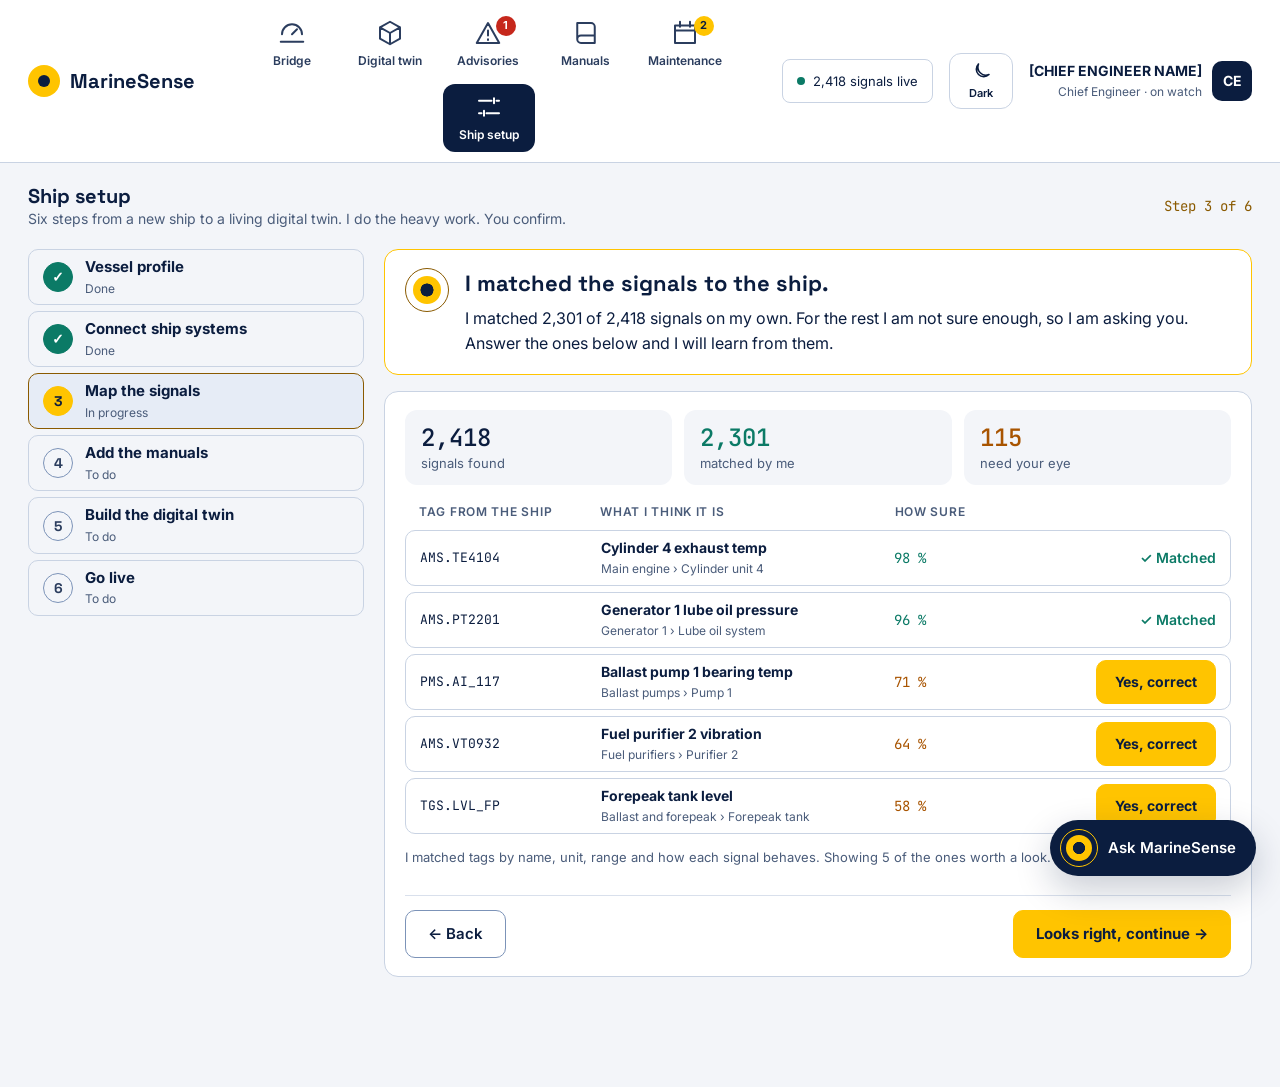
<file: mockup/setup.html>
<!doctype html>
<html lang="en">
<head>
<meta charset="utf-8">
<meta name="viewport" content="width=device-width, initial-scale=1">
<title>MarineSense — Ship setup</title>
<link rel="preconnect" href="https://fonts.googleapis.com">
<link href="https://fonts.googleapis.com/css2?family=Inter:wght@400;500;600;700&family=Space+Grotesk:wght@500;600;700&family=JetBrains+Mono:wght@400;500&display=swap" rel="stylesheet">
<link rel="stylesheet" href="assets/app.css">
<script>try { document.documentElement.dataset.theme = localStorage.getItem('ms-theme') || 'light'; } catch (e) {}</script>
<style>
.stepper { flex: 1 1 220px; max-width: 340px; display: flex; flex-direction: column; gap: 6px; }
.stepper .pick { min-height: 56px; padding: 6px 14px; border-radius: 10px; gap: 12px; }
.src { display: flex; flex-wrap: wrap; align-items: center; gap: 10px 16px; padding: 12px 16px; border-radius: 12px; border: 1px solid var(--line); }
.map { display: flex; align-items: center; gap: 12px; min-height: 56px; padding: 4px 14px; border-radius: 10px; border: 1px solid var(--line); }
.map > :nth-child(1) { flex: 1.2 1 0; } .map > :nth-child(2) { flex: 2 1 0; min-width: 0; } .map > :nth-child(3) { flex: 1 1 0; } .map > :nth-child(4) { flex: 1.2 1 0; text-align: right; }
.map.head { min-height: 0; border: none; font-size: 12px; font-weight: 600; letter-spacing: .06em; text-transform: uppercase; color: var(--mute); }
.form { display: grid; grid-template-columns: repeat(2, minmax(0, 1fr)); gap: 16px; }
.ticks li { display: flex; gap: 12px; font-size: 16px; }
.ticks li::before { content: "✓"; color: var(--ok); font-weight: 700; }
@media (max-width: 720px) { .form { grid-template-columns: 1fr; } }
</style>
</head>
<body data-page="setup">
<header id="menu"></header>

<main class="wrap">
  <div class="row mid">
    <div style="flex:1">
      <h1 class="h1" style="font-size:20px">Ship setup</h1>
      <div class="mute">Six steps from a new ship to a living digital twin. I do the heavy work. You confirm.</div>
    </div>
    <div class="mono c-accent" id="stepNo"></div>
  </div>

  <div class="row top">
    <ol class="stepper" aria-label="Setup steps" id="stepper"></ol>

    <section class="col" style="flex:3 1 520px">
      <div class="card hl" style="flex-direction:row;gap:16px">
        <span class="orb" aria-hidden="true"></span>
        <div><h2 class="display" style="font-size:22px" id="title"></h2><p style="margin-top:6px;font-size:16px;line-height:1.55" id="say"></p></div>
      </div>
      <div class="card" style="gap:14px;min-height:420px">
        <div class="col" style="gap:14px" id="body"></div>
        <div style="flex:1"></div>
        <div style="display:flex;flex-wrap:wrap;gap:10px;justify-content:space-between;padding-top:14px;border-top:1px solid var(--soft)">
          <button type="button" class="btn big" id="back">← Back</button>
          <button type="button" class="btn primary big" id="next"></button>
        </div>
      </div>
    </section>
  </div>
</main>

<script src="assets/app.js"></script>
<script>
(function () {
  const { $ } = MS;
  const META = [
    ['Vessel profile', 'Tell me which ship I am on.', 'Check these details. I filled in what I could read from the ship\'s systems.'],
    ['Connect ship systems', 'Let me listen to the ship.', 'I found four systems on the ship network. Three are connected. Connect tank gauging and I will have the full picture.'],
    ['Map the signals', 'I matched the signals to the ship.', 'I matched 2,301 of 2,418 signals on my own. For the rest I am not sure enough, so I am asking you. Answer the ones below and I will learn from them.'],
    ['Add the manuals', 'Give me the makers\' manuals.', 'I have read 12 of 14 manuals. Three machines have signals but no manual yet.'],
    ['Build the digital twin', 'I am building your ship.', 'I am placing every machine and part where it belongs, from the whole vessel down to single parts described in the manuals.'],
    ['Go live', 'Ready for the first watch.', 'Everything is in place. From now on I watch every signal, every second, and I speak up when something needs you.'],
  ];
  const FORM = [['Ship name', 'MV Northern Aurora'], ['IMO number', '[IMO NUMBER]'], ['Ship type', 'Bulk carrier'], ['Main engine', '2-stroke, 6 cylinders'], ['Generators', '3 diesel generator sets'], ['Class society', '[CLASS SOCIETY]']];
  const MAPS = [
    ['AMS.TE4104', 'Cylinder 4 exhaust temp', 'Main engine › Cylinder unit 4', 98],
    ['AMS.PT2201', 'Generator 1 lube oil pressure', 'Generator 1 › Lube oil system', 96],
    ['PMS.AI_117', 'Ballast pump 1 bearing temp', 'Ballast pumps › Pump 1', 71],
    ['AMS.VT0932', 'Fuel purifier 2 vibration', 'Fuel purifiers › Purifier 2', 64],
    ['TGS.LVL_FP', 'Forepeak tank level', 'Ballast and forepeak › Forepeak tank', 58],
  ];
  const BUILD = [['Vessel', '1 ship', 'Hull and layout from the vessel profile'], ['Zones', '5 zones', 'Engine room, steering gear, cargo holds, bridge, ballast and forepeak'], ['Machines', '48 machines', 'Placed from the ship systems and the equipment list'], ['Parts', '1,240 parts', 'Taken from the parts trees in the manuals']];
  let step = 2, tank = 0, timer;
  const confirmed = new Set();
  const tile = (n, label, cls) => '<div class="tile"><b' + (cls ? ' class="c-' + cls + '"' : '') + '>' + n + '</b><span class="mute" style="font-size:13px">' + label + '</span></div>';

  const BODY = [
    () => '<div class="form">' + FORM.map((f, i) => '<label class="field">' + f[0] + '<input type="text" value="' + f[1] + '" data-form="' + i + '"></label>').join('') + '</div>'
      + '<div class="mute" style="font-size:13px">I use these to pick the right ship model and the equipment list I expect to find.</div>',
    () => [['Alarm and monitoring system', 'Modbus TCP', 'Connected · 1,640 signals', 2], ['Engine control system', 'OPC UA', 'Connected · 512 signals', 2], ['Power management system', 'Modbus TCP', 'Connected · 266 signals', 2],
      ['Tank gauging system', 'NMEA 0183', ['Not connected', 'Connecting…', 'Connected · 84 signals'][tank], tank]].map((o) => {
      const cls = ['warn', 'accent', 'ok'][o[3]];
      return '<div class="src"><span class="dot c-' + cls + '"></span><span style="flex:1 1 220px"><b style="display:block;font-size:16px">' + o[0] + '</b><span class="mono small mute">' + o[1] + '</span></span><span class="c-' + cls + '">' + o[2] + '</span>'
        + (o[3] === 0 ? '<button type="button" class="btn primary" id="connect">Connect</button>' : '') + '</div>';
    }).join('') + '<div class="note" style="font-size:14px">Read-only. I listen to the ship\'s systems. I never send a command to any control system. People act; I advise.</div>',
    () => {
      const open = MAPS.filter((m, i) => m[3] < 90 && !confirmed.has(i)).length;
      return '<div class="row" style="gap:12px">' + tile('2,418', 'signals found') + tile('2,301', 'matched by me', 'ok') + tile(112 + open, 'need your eye', 'warn') + '</div>'
        + '<div class="scroll-x"><div class="col" style="min-width:600px;gap:6px"><div class="map head"><span>Tag from the ship</span><span>What I think it is</span><span>How sure</span><span></span></div>'
        + MAPS.map((m, i) => {
          const sure = m[3] >= 90, yes = confirmed.has(i);
          return '<div class="map"><span class="mono" style="font-size:13px">' + m[0] + '</span><span><b style="display:block">' + m[1] + '</b><span class="small mute">' + m[2] + '</span></span><span class="mono c-' + (sure ? 'ok' : 'warn') + '">' + m[3] + ' %</span><span>'
            + (sure || yes ? '<span class="c-ok" style="font-weight:600">✓ ' + (yes ? 'Confirmed by you' : 'Matched') + '</span>' : '<button type="button" class="btn primary" data-confirm="' + i + '">Yes, correct</button>') + '</span></div>';
        }).join('') + '</div></div><div class="mute" style="font-size:13px">I matched tags by name, unit, range and how each signal behaves. Showing 5 of the ones worth a look.</div>';
    },
    () => '<div class="row" style="gap:12px">' + tile('14', 'manuals given to me') + tile('12', 'read and linked', 'ok') + tile('3', 'machines with no manual yet', 'warn') + '</div>'
      + '<p style="font-size:15px;line-height:1.55">I found signals for the air compressors, the sewage plant and the incinerator, but I have no manual for them. I can still watch them, but I cannot explain their alarms until you add the manuals.</p>'
      + '<a class="btn primary big" style="align-self:flex-start" href="manuals.html">Open the manuals library</a>',
    () => BUILD.map((b, i) => '<div class="col" style="gap:6px;padding-left:' + i * 20 + 'px"><div style="display:flex;align-items:baseline;gap:10px"><span class="eyebrow">Level ' + (i + 1) + '</span><b style="flex:1;font-size:16px">' + b[0] + '</b><span class="mono">' + b[1] + '</span></div>'
      + '<div class="bar"><i data-build="' + i + '" style="width:0"></i></div><div class="mute" style="font-size:13px">' + b[2] + '</div></div>').join('')
      + '<a class="btn big" style="align-self:flex-start" href="twin.html">Preview the twin</a>',
    () => '<ul class="col ticks" style="gap:10px"><li>Vessel profile confirmed</li><li>Ship systems connected, read-only</li><li>2,418 signals mapped to parts of the ship</li><li>14 manuals read</li><li>Digital twin built, four levels deep</li></ul>'
      + '<p style="font-size:15px;line-height:1.55;color:var(--text2)">For the first 7 days I learn what normal looks like on this ship. I will still warn you about anything outside the makers\' limits from the first minute.</p>'
      + '<a class="btn primary big" style="align-self:flex-start" href="index.html">Start the first watch</a>',
  ];

  function render() {
    clearInterval(timer);
    $('#stepNo').textContent = 'Step ' + (step + 1) + ' of 6';
    $('#stepper').innerHTML = META.map((m, i) => {
      const cls = i < step ? 'done' : i === step ? 'cur' : '';
      return '<li><button type="button" class="pick' + (i === step ? ' on' : '') + '" data-step="' + i + '"' + (i === step ? ' aria-current="step"' : '') + '><span class="num sm ' + cls + '">' + (i < step ? '✓' : i + 1) + '</span>'
        + '<span><b style="display:block;font-size:15px">' + m[0] + '</b><span class="small mute">' + (i < step ? 'Done' : i === step ? 'In progress' : 'To do') + '</span></span></button></li>';
    }).join('');
    $('#title').textContent = META[step][1];
    $('#say').textContent = META[step][2];
    $('#body').innerHTML = BODY[step]();
    $('#next').textContent = step === 5 ? 'Finished' : 'Looks right, continue →';
    if (step === 4) {
      let t = 0;
      timer = setInterval(() => {
        t++;
        document.querySelectorAll('[data-build]').forEach((b) => {
          const pct = Math.max(0, Math.min(100, (t - b.dataset.build * 8) * 7));
          b.style.width = pct + '%';
          if (pct >= 100) b.style.background = 'var(--ok)';
        });
      }, 200);
    }
  }
  document.addEventListener('click', (e) => {
    const s = e.target.closest('[data-step]'), c = e.target.closest('[data-confirm]');
    if (s) { step = Number(s.dataset.step); render(); }
    if (c) { confirmed.add(Number(c.dataset.confirm)); render(); }
    if (e.target.closest('#connect')) { tank = 1; render(); setTimeout(() => { tank = 2; if (step === 1) render(); }, 1800); }
  });
  document.addEventListener('input', (e) => { if (e.target.dataset.form) FORM[e.target.dataset.form][1] = e.target.value; });
  $('#back').addEventListener('click', () => { step = Math.max(0, step - 1); render(); });
  $('#next').addEventListener('click', () => { step = Math.min(5, step + 1); render(); });
  render();
})();
</script>
</body>
</html>
</file>
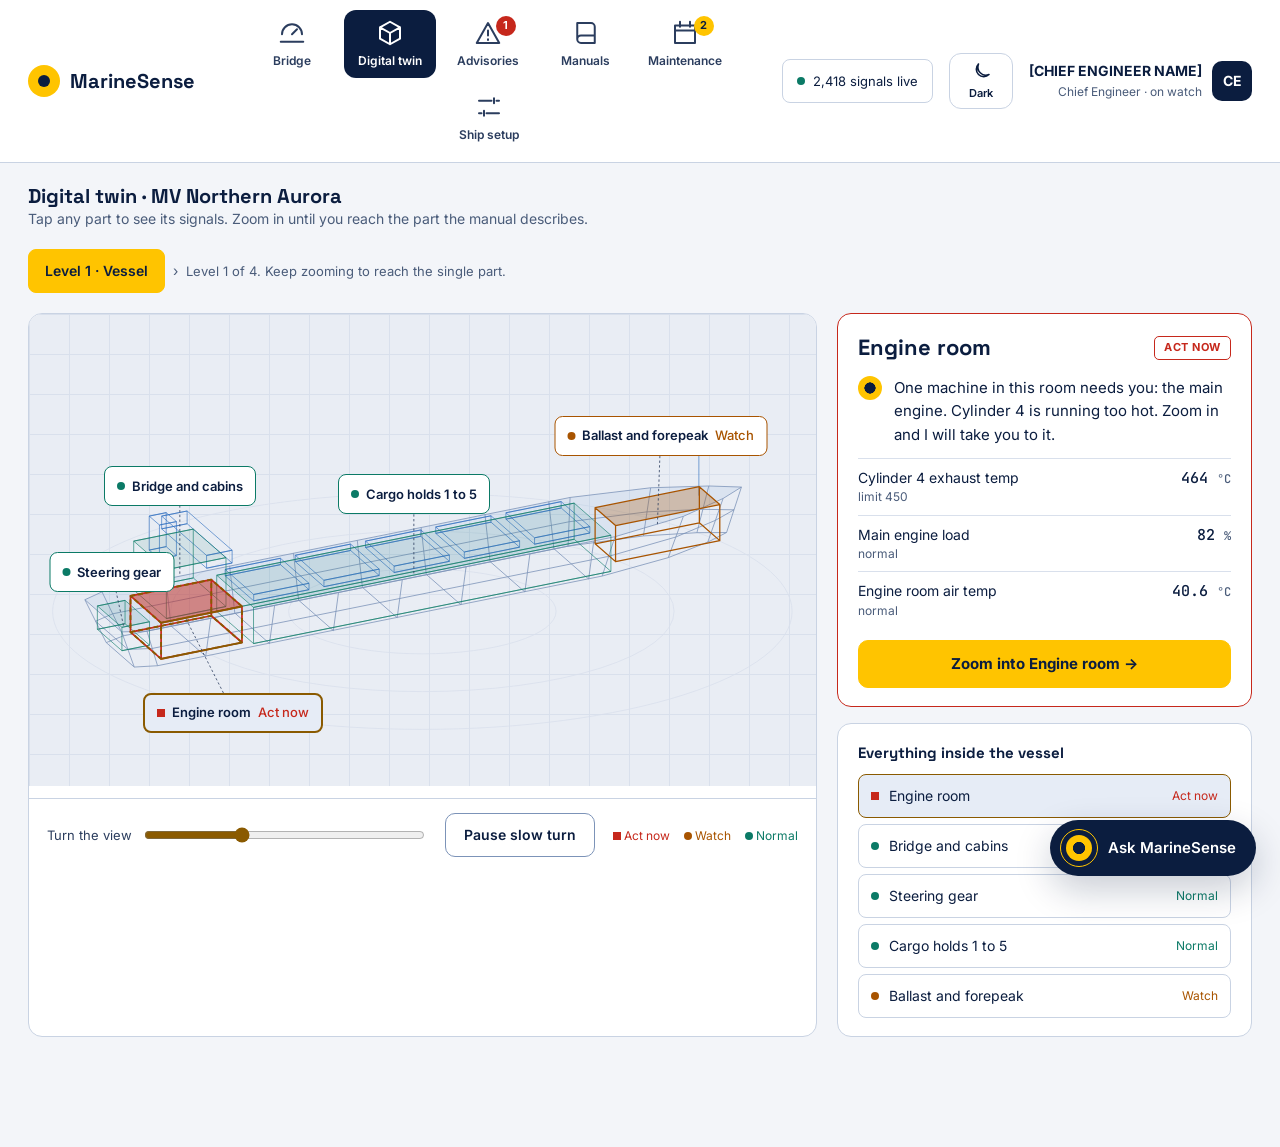
<file: mockup/twin.html>
<!doctype html>
<html lang="en">
<head>
<meta charset="utf-8">
<meta name="viewport" content="width=device-width, initial-scale=1">
<title>MarineSense — Digital twin</title>
<link rel="preconnect" href="https://fonts.googleapis.com">
<link href="https://fonts.googleapis.com/css2?family=Inter:wght@400;500;600;700&family=Space+Grotesk:wght@500;600;700&family=JetBrains+Mono:wght@400;500&display=swap" rel="stylesheet">
<link rel="stylesheet" href="assets/app.css">
<script>try { document.documentElement.dataset.theme = localStorage.getItem('ms-theme') || 'light'; } catch (e) {}</script>
<style>
.crumbs { display: flex; flex-wrap: wrap; align-items: center; gap: 8px; }
.crumbs button { min-height: 44px; padding: 0 16px; border-radius: 8px; border: 1px solid var(--wire); background: transparent; font-weight: 600; }
.crumbs button.on { background: var(--accent); border-color: var(--accent); color: var(--ink); }
.controls { display: flex; flex-wrap: wrap; align-items: center; gap: 12px 18px; padding: 12px 18px; border-top: 1px solid var(--line); }
.controls label { flex: 1 1 220px; display: flex; align-items: center; gap: 10px; font-size: 13px; color: var(--text2); }
.controls input { flex: 1; min-width: 120px; height: 44px; accent-color: var(--accent-text); }
.key { display: flex; gap: 14px; font-size: 12px; color: var(--text2); }
</style>
</head>
<body data-page="twin">
<header id="menu"></header>

<main class="wrap">
  <div>
    <h1 class="h1" style="font-size:20px">Digital twin · MV Northern Aurora</h1>
    <div class="mute">Tap any part to see its signals. Zoom in until you reach the part the manual describes.</div>
  </div>

  <div class="crumbs" id="crumbs"></div>

  <div class="row">
    <section class="card flush" style="flex:2.4 1 560px">
      <div id="view" class="gridbg"></div>
      <div class="controls">
        <button type="button" class="btn" id="up">← Zoom out</button>
        <label>Turn the view <input type="range" id="yaw" min="-157" max="157" value="-50"></label>
        <button type="button" class="btn" id="auto" aria-pressed="true">Pause slow turn</button>
        <div class="key"><span class="c-crit"><span class="dot sq"></span> Act now</span><span class="c-warn"><span class="dot"></span> Watch</span><span class="c-ok"><span class="dot"></span> Normal</span></div>
      </div>
    </section>

    <aside class="col" style="flex:1 1 320px">
      <div class="card" id="detail"></div>
      <div class="card" style="gap:6px"><h2 class="display" style="font-size:15px;margin-bottom:4px" id="listTitle"></h2><div class="col" style="gap:6px" id="list"></div></div>
    </aside>
  </div>
</main>

<script src="assets/app.js"></script>
<script>
(function () {
  const { $, ST } = MS;
  let sec = 0;
  const value = (s, i) => (s[1] + s[2] * Math.sin(sec * 0.9 + i * 2)).toLocaleString('en-US', { minimumFractionDigits: s[4], maximumFractionDigits: s[4] });

  function render(sc) {
    const lvl = sc.level, p = sc.part, st = ST[p.st];
    const chain = [];
    for (let k = sc.lv; k; k = MS.levels[k].parent) chain.unshift(k);
    $('#crumbs').innerHTML = chain.map((k, i) => '<button type="button" data-lv="' + k + '"' + (k === sc.lv ? ' class="on"' : '') + '>Level ' + (i + 1) + ' · ' + MS.levels[k].name + '</button><span class="mute" aria-hidden="true">›</span>').join('')
      + '<span class="mute" style="font-size:13px">' + (chain.length < 4 ? 'Level ' + chain.length + ' of 4. Keep zooming to reach the single part.' : 'Level 4 of 4. This is the deepest level the manual describes.') + '</span>';
    $('#up').hidden = !lvl.parent;

    $('#detail').style.borderColor = p.st === 2 ? 'var(--crit)' : '';
    $('#detail').innerHTML =
      '<div style="display:flex;align-items:center;gap:10px"><h2 class="display" style="flex:1;font-size:22px">' + (p.full || p.n) + '</h2><span class="tag c-' + st.k + '">' + st.t + '</span></div>'
      + '<div style="display:flex;gap:12px"><span class="orb sm" aria-hidden="true"></span><p style="font-size:15px;line-height:1.55">' + p.say + '</p></div>'
      + '<div>' + p.sig.map((s, i) => '<div class="kv"><span>' + s[0] + '<span class="small mute" style="display:block">' + s[5] + '</span></span><b><span data-sig="' + i + '">' + value(s, i) + '</span> <span class="small mute">' + s[3] + '</span></b></div>').join('') + '</div>'
      + (p.ref ? '<a class="btn" style="border-style:dashed;justify-content:flex-start;font-weight:500;font-size:13px" href="manuals.html">' + p.ref + '</a>' : '')
      + (p.to ? '<button type="button" class="btn primary big" id="dive">Zoom into ' + (p.full || p.n) + ' →</button>' : '')
      + (p.st === 2 && !p.to ? '<a class="btn primary big" href="advisory.html">Start guided response</a>' : '');

    $('#listTitle').textContent = 'Everything inside ' + lvl.label;
    $('#list').innerHTML = lvl.parts.map((q) => {
      const s = ST[q.st];
      return '<button type="button" class="pick' + (q.id === p.id ? ' on' : '') + '" data-id="' + q.id + '"><span class="dot c-' + s.k + (q.st === 2 ? ' sq' : '') + '"></span><span>' + (q.full || q.n) + '</span><span class="small c-' + s.k + '">' + s.t + '</span></button>';
    }).join('');
  }

  const sc = new MS.Scene($('#view'), { onChange: render });

  document.addEventListener('click', (e) => {
    const lv = e.target.closest('[data-lv]'), id = e.target.closest('[data-id]');
    if (lv) sc.setLevel(lv.dataset.lv);
    else if (id) sc.pick(id.dataset.id);
    else if (e.target.closest('#dive')) sc.setLevel(sc.part.to);
  });
  $('#up').addEventListener('click', () => sc.setLevel(sc.level.parent));
  $('#yaw').addEventListener('input', (e) => { sc.yaw = e.target.value / 100; setAuto(false); });
  function setAuto(on) {
    sc.auto = on;
    $('#auto').textContent = on ? 'Pause slow turn' : 'Resume slow turn';
    $('#auto').setAttribute('aria-pressed', String(on));
  }
  $('#auto').addEventListener('click', () => setAuto(!sc.auto));

  // Live signal values tick every second without rebuilding the panel.
  setInterval(() => {
    sec++;
    document.querySelectorAll('[data-sig]').forEach((n) => { const i = Number(n.dataset.sig); n.textContent = value(sc.part.sig[i], i); });
  }, 1000);
})();
</script>
</body>
</html>
</file>
<file: mockup/assets/app.css>
/* MarineSense mockup — shared styles. Light is the default; dark is set by data-theme="dark" on <html>. */
:root {
  --bg: #F3F5F9; --rail: #E9EDF4; --panel: #FFFFFF; --raised: #E6ECF6; --line: #C9D3E3; --soft: #D9E0EC;
  --text: #0B1D3F; --text2: #2B3D5E; --mute: #4A5C7A;
  --accent: #FFC400; --accent-text: #8A5A00; --ink: #0B1D3F;
  --crit: #C6281C; --warn: #A85400; --ok: #0B7A66; --on-status: #FFFFFF;
  --crit-soft: #FBE9E7; --warn-soft: #FBEFE0; --ok-soft: #E2F3EF;
  --wire: #7C93B8; --wire2: #2F6FBF;
  --strong: #0B1D3F; --on-strong: #FFFFFF; --on-strong-mute: #C5D2E8; --track: #2B3D5E;
  --shadow: 0 14px 36px rgba(11, 29, 63, .22);
}
:root[data-theme="dark"] {
  --bg: #06122A; --rail: #081833; --panel: #0B1D3F; --raised: #102650; --line: #1E3A6B; --soft: #14294F;
  --text: #EAF0FA; --text2: #C5D2E8; --mute: #9DB0CF;
  --accent-text: #FFC400;
  --crit: #FF6B5E; --warn: #FF9F40; --ok: #5CD6C0; --on-status: #06122A;
  --crit-soft: #3A1F2A; --warn-soft: #3A2A1A; --ok-soft: #12362F;
  --wire: #3E6DB5; --wire2: #5BC8FF;
  --strong: #17305C; --track: #2B4A7A;
  --shadow: 0 14px 36px rgba(0, 0, 0, .55);
}

* { box-sizing: border-box; }
[hidden] { display: none !important; }
body { margin: 0; background: var(--bg); color: var(--text); font: 14px/1.45 Inter, system-ui, sans-serif; }
h1, h2, h3, p, ol, ul { margin: 0; padding: 0; }
ol, ul { list-style: none; }
a { color: var(--accent-text); }
button, input { font: inherit; color: inherit; }
button { cursor: pointer; }
:focus-visible { outline: 2px solid var(--wire2); outline-offset: 2px; }
.display { font-family: 'Space Grotesk', sans-serif; }
.mono { font-family: 'JetBrains Mono', monospace; }
.mute { color: var(--mute); }
.small { font-size: 12px; }
.c-crit { color: var(--crit); } .c-warn { color: var(--warn); } .c-ok { color: var(--ok); } .c-accent { color: var(--accent-text); }
.sr { position: absolute; width: 1px; height: 1px; overflow: hidden; clip: rect(0 0 0 0); }
@keyframes blink { 50% { opacity: .35; } }
@keyframes ring { from { transform: scale(.7); opacity: .9; } to { transform: scale(1.6); opacity: 0; } }
@keyframes rise { from { opacity: 0; transform: translateY(6px); } }
@keyframes zoom { from { transform: scale(.55); opacity: 0; } }

/* Top menu */
.menu { position: sticky; top: 0; z-index: 20; display: flex; flex-wrap: wrap; align-items: center; gap: 8px 16px; padding: 10px 28px; background: var(--panel); border-bottom: 1px solid var(--line); }
.brand { display: flex; align-items: center; gap: 10px; min-height: 44px; text-decoration: none; color: var(--text); font: 700 20px 'Space Grotesk', sans-serif; }
.brand i { width: 32px; height: 32px; border-radius: 50%; background: var(--accent); display: grid; place-items: center; }
.brand i::after { content: ""; width: 12px; height: 12px; border-radius: 50%; background: var(--ink); }
.menu nav { flex: 1; display: flex; flex-wrap: wrap; justify-content: center; gap: 6px; }
.menu nav a { position: relative; display: flex; flex-direction: column; align-items: center; justify-content: center; gap: 4px; min-width: 92px; min-height: 68px; padding: 8px 10px; border-radius: 12px; text-decoration: none; font-size: 12px; font-weight: 600; color: var(--text2); }
.menu nav a:hover { background: var(--raised); }
.menu nav a.on { background: var(--strong); color: var(--on-strong); }
.menu nav svg { width: 30px; height: 30px; }
.menu .count { position: absolute; top: 6px; right: 18px; min-width: 20px; height: 20px; border-radius: 10px; display: grid; place-items: center; font-size: 11px; font-weight: 700; background: var(--crit); color: var(--on-status); }
.menu .count.soft { background: var(--accent); color: var(--ink); }
.pill { display: flex; align-items: center; gap: 8px; min-height: 44px; padding: 0 14px; border: 1px solid var(--line); border-radius: 8px; font-size: 13px; }
.theme { display: flex; flex-direction: column; align-items: center; justify-content: center; gap: 2px; min-width: 64px; min-height: 56px; border-radius: 12px; border: 1px solid var(--line); background: transparent; font-size: 11px; font-weight: 600; }
.theme svg { width: 24px; height: 24px; }
.who { display: flex; align-items: center; gap: 10px; text-align: right; }
.who b { display: block; }
.avatar { width: 40px; height: 40px; border-radius: 10px; background: var(--strong); color: var(--on-strong); font-weight: 700; display: grid; place-items: center; }

/* Layout */
.wrap { max-width: 1560px; margin: 0 auto; padding: 20px 28px 110px; display: flex; flex-direction: column; gap: 20px; }
.row { display: flex; flex-wrap: wrap; gap: 20px; align-items: stretch; }
.row.top { align-items: flex-start; }
.row.mid { align-items: center; }
.col { display: flex; flex-direction: column; gap: 16px; min-width: 0; }
.h1 { font: 700 24px 'Space Grotesk', sans-serif; }
.card { min-width: 0; background: var(--panel); border: 1px solid var(--line); border-radius: 14px; padding: 18px 20px; display: flex; flex-direction: column; gap: 12px; }
.card.hl { border: 1.5px solid var(--accent); }
.card.strong { background: var(--strong); color: var(--on-strong); border-color: transparent; }
.card.flush { padding: 0; overflow: hidden; }
.title { display: flex; align-items: center; gap: 10px; }
.title::before { content: ""; flex: none; width: 4px; height: 18px; border-radius: 2px; background: var(--accent); }
.title h2 { flex: 1; font: 600 17px 'Space Grotesk', sans-serif; }
.live { display: inline-flex; align-items: center; gap: 6px; font-size: 11px; font-weight: 700; letter-spacing: .08em; }
.live::before, .dot { content: ""; width: 8px; height: 8px; border-radius: 50%; background: currentColor; display: inline-block; flex: none; }
.live::before { animation: blink 1.2s infinite; }
.dot.sq { border-radius: 0; }
.btn { display: inline-flex; align-items: center; justify-content: center; gap: 8px; min-height: 44px; padding: 0 18px; border-radius: 10px; border: 1px solid var(--wire); background: transparent; color: var(--text); font-weight: 600; text-decoration: none; white-space: nowrap; }
.btn:hover { background: var(--raised); }
.btn.primary { background: var(--accent); border-color: var(--accent); color: var(--ink); font-weight: 700; }
.btn.primary:hover { filter: brightness(1.06); }
.btn.big { min-height: 48px; font-size: 15px; padding: 0 22px; }
.btn.done { background: var(--ok); border-color: var(--ok); color: var(--on-status); }
.icon-btn { width: 44px; height: 44px; border-radius: 8px; border: 1px solid var(--line); background: transparent; display: grid; place-items: center; color: var(--text); }
.tag { display: inline-block; padding: 3px 9px; border-radius: 5px; border: 1px solid currentColor; font-size: 11px; font-weight: 700; letter-spacing: .05em; text-transform: uppercase; white-space: nowrap; }
.tag.fill-crit { background: var(--crit); border-color: var(--crit); color: var(--on-status); }
.tag.fill-warn { background: var(--warn); border-color: var(--warn); color: var(--on-status); }
.tag.fill-ok { background: var(--ok); border-color: var(--ok); color: var(--on-status); }
.chip { padding: 3px 8px; border: 1px solid var(--line); border-radius: 6px; font-size: 12px; font-weight: 500; color: var(--text2); }
.kv { display: flex; align-items: baseline; gap: 10px; padding: 9px 0; border-top: 1px solid var(--soft); }
.kv > :first-child { flex: 1; min-width: 0; }
.kv b { font: 500 15px 'JetBrains Mono', monospace; white-space: nowrap; }
.bar { height: 8px; border-radius: 4px; background: var(--soft); overflow: hidden; }
.bar > i { display: block; height: 100%; background: var(--accent); transition: width .4s; }
.tile { flex: 1 1 140px; padding: 12px 16px; border-radius: 12px; background: var(--bg); }
.tile b { display: block; font: 500 24px 'JetBrains Mono', monospace; }

/* Agent */
.orb { position: relative; width: 44px; height: 44px; flex: none; }
.orb::before { content: ""; position: absolute; inset: 0; border-radius: 50%; border: 1px solid var(--accent-text); animation: ring 2.4s ease-out infinite; }
.orb::after { content: ""; position: absolute; inset: 8px; border-radius: 50%; background: radial-gradient(circle, var(--ink) 0 32%, var(--accent) 34%); }
.orb.sm { width: 24px; height: 24px; } .orb.sm::before { display: none; } .orb.sm::after { inset: 0; }
.agent { display: flex; flex-wrap: wrap; align-items: center; gap: 12px 16px; flex-direction: row; }
.agent .say { flex: 1 1 260px; min-width: 0; font-size: 15px; }
.eyebrow { font-size: 11px; font-weight: 700; letter-spacing: .1em; text-transform: uppercase; color: var(--accent-text); }
.caret { display: inline-block; width: 7px; height: 15px; margin-left: 3px; background: var(--accent); vertical-align: -2px; animation: blink 1s infinite; }

/* 3D scene */
.scene { position: relative; }
.scene svg { display: block; width: 100%; height: auto; }
.scene.zoom .stage { animation: zoom .5s ease-out; }
.scene .ring { fill: none; stroke: var(--soft); }
.scene .hull { fill: none; stroke: var(--wire); stroke-linejoin: round; }
.scene .deck { fill: var(--wire2); fill-opacity: .08; }
.scene .upper { fill: none; stroke: var(--wire2); stroke-linejoin: round; stroke-opacity: .8; }
.scene .ok-w { fill: none; stroke: var(--ok); stroke-opacity: .65; stroke-width: 1.2; stroke-linejoin: round; }
.scene .ok-t { fill: var(--ok); fill-opacity: .1; }
.scene .warn-w { fill: none; stroke: var(--warn); stroke-width: 1.6; stroke-linejoin: round; }
.scene .warn-t { fill: var(--warn); fill-opacity: .28; }
.scene .crit-w { fill: none; stroke: var(--crit); stroke-width: 2.2; stroke-linejoin: round; }
.scene .crit-t { fill: var(--crit); fill-opacity: .5; animation: blink 1.2s infinite; }
.scene .sel { fill: none; stroke: var(--accent-text); stroke-width: 2.4; stroke-dasharray: 6 4; stroke-linejoin: round; }
.scene .lead { fill: none; stroke: var(--text2); stroke-dasharray: 3 3; }
.hot { position: absolute; transform: translate(-50%, -50%); display: flex; align-items: center; gap: 7px; min-height: 40px; padding: 0 12px; border-radius: 8px; background: var(--panel); border: 1px solid var(--line); color: var(--text); font-size: 13px; font-weight: 600; white-space: nowrap; text-decoration: none; }
.hot.crit { border-color: var(--crit); } .hot.warn { border-color: var(--warn); } .hot.ok { border-color: var(--ok); }
.hot.on { border: 2px solid var(--accent-text); background: var(--raised); }
.hot em { font-style: normal; font-weight: 500; }
.gridbg { background-color: var(--rail); background-image: linear-gradient(var(--soft) 1px, transparent 1px), linear-gradient(90deg, var(--soft) 1px, transparent 1px); background-size: 40px 40px; }

/* Charts */
.chart { display: block; width: 100%; height: auto; }
.chart text { font: 12px Inter, sans-serif; fill: var(--mute); }
.chart .grid { stroke: var(--soft); }
.chart .limit { stroke: var(--crit); stroke-dasharray: 6 5; }
.chart .limit-t { fill: var(--crit); }
.chart .mean { stroke: var(--ok); stroke-dasharray: 2 5; }
.chart .mean-t { fill: var(--ok); }
.chart .line { fill: none; stroke: var(--crit); stroke-width: 2; stroke-linejoin: round; }
.chart .area { fill: var(--crit); fill-opacity: .07; }
.spark { display: block; width: 100%; height: 70px; border-top: 1px solid var(--soft); }
.spark polyline { fill: none; stroke: currentColor; stroke-width: 1.6; stroke-linejoin: round; }

/* Lists, steps, forms */
.pick { display: flex; align-items: center; gap: 10px; width: 100%; min-height: 44px; padding: 6px 12px; border-radius: 8px; border: 1px solid var(--line); background: transparent; text-align: left; }
.pick:hover { background: var(--raised); }
.pick.on { border-color: var(--accent-text); background: var(--raised); }
.pick > span:nth-child(2) { flex: 1; min-width: 0; }
.num { flex: none; width: 40px; height: 40px; border-radius: 50%; display: grid; place-items: center; font: 700 18px 'Space Grotesk', sans-serif; border: 1.5px solid var(--wire); color: var(--text2); }
.num.sm { width: 30px; height: 30px; font-size: 14px; }
.num.cur { background: var(--accent); border-color: var(--accent); color: var(--ink); }
.num.done { background: var(--ok); border-color: var(--ok); color: var(--on-status); }
.step { flex-direction: row; gap: 16px; }
.step.cur { border: 2px solid var(--accent); }
.step.done { opacity: .7; }
.step .body { flex: 1; min-width: 0; display: flex; flex-direction: column; gap: 10px; }
.note { padding: 12px 14px; border-radius: 10px; background: var(--bg); font-size: 13px; }
.quote { padding-left: 12px; border-left: 2px solid var(--line); font-size: 15px; color: var(--mute); animation: rise .4s ease-out; }
.quote.now { border-color: var(--accent); color: var(--text); }
.tabs { display: flex; flex-wrap: wrap; gap: 8px; }
.tabs button { min-height: 44px; padding: 0 16px; border-radius: 22px; border: 1px solid var(--wire); background: transparent; font-weight: 600; }
.tabs button.on { background: var(--accent); border-color: var(--accent); color: var(--ink); }
.field { display: flex; flex-direction: column; gap: 6px; font-size: 13px; color: var(--text2); }
.field input, .ask input { height: 48px; padding: 0 14px; border-radius: 10px; border: 1px solid var(--wire); background: var(--bg); color: var(--text); font-size: 16px; }
.check { display: flex; align-items: center; gap: 12px; min-height: 44px; border-top: 1px solid var(--soft); font-size: 15px; }
.check input { width: 22px; height: 22px; flex: none; accent-color: var(--accent-text); }
.check input:checked + span { color: var(--mute); text-decoration: line-through; }
.drop { flex: 1.2 1 320px; min-height: 130px; padding: 20px 24px; border-radius: 14px; border: 2px dashed var(--accent); background: var(--panel); display: flex; align-items: center; gap: 18px; text-align: left; }
.scroll-x { overflow-x: auto; }

/* Chat box */
.chat { position: fixed; right: 24px; bottom: 24px; z-index: 30; display: flex; flex-direction: column; align-items: flex-end; gap: 12px; }
.chat-panel { width: 380px; max-width: calc(100vw - 48px); background: var(--panel); border: 1px solid var(--line); border-radius: 16px; box-shadow: var(--shadow); overflow: hidden; display: none; flex-direction: column; animation: rise .25s ease-out; }
.chat.open .chat-panel { display: flex; }
.chat-head { display: flex; align-items: center; gap: 12px; padding: 12px 14px; background: var(--strong); color: var(--on-strong); }
.chat-head .orb::before { border-color: var(--accent); }
.chat-head > div { flex: 1; }
.chat-head small { display: block; color: var(--on-strong-mute); }
.chat-head button { width: 44px; height: 44px; border: none; border-radius: 8px; background: transparent; color: var(--on-strong); font-size: 22px; }
.chat-log { height: 300px; overflow-y: auto; padding: 14px; background: var(--bg); display: flex; flex-direction: column; gap: 12px; }
.msg { max-width: 92%; padding: 10px 12px; border-radius: 12px 12px 12px 2px; background: var(--panel); border: 1px solid var(--line); align-self: flex-start; display: flex; flex-direction: column; gap: 8px; }
.msg.me { align-self: flex-end; max-width: 85%; border-radius: 12px 12px 2px 12px; background: var(--strong); border-color: transparent; color: var(--on-strong); }
.msg ol { display: flex; flex-direction: column; gap: 6px; }
.msg li { display: flex; gap: 8px; }
.msg li i { flex: none; width: 20px; height: 20px; border-radius: 50%; background: var(--accent); color: var(--ink); font: 700 11px Inter, sans-serif; display: grid; place-items: center; }
.msg a { font-size: 12px; }
.chat-foot { padding: 10px 12px 12px; border-top: 1px solid var(--line); display: flex; flex-direction: column; gap: 8px; }
.chat-foot .chips { display: flex; flex-wrap: wrap; gap: 6px; }
.chat-foot .chips button { min-height: 36px; padding: 0 10px; border-radius: 18px; border: 1px solid var(--wire); background: var(--panel); font-size: 12px; }
.ask { display: flex; gap: 8px; }
.ask input { flex: 1; min-width: 0; height: 44px; font-size: 14px; background: var(--panel); }
.chat-fab { display: flex; align-items: center; gap: 10px; min-height: 56px; padding: 0 20px 0 10px; border-radius: 28px; border: none; background: var(--strong); color: var(--on-strong); font-size: 15px; font-weight: 600; box-shadow: var(--shadow); }
.chat-fab .orb { width: 38px; height: 38px; } .chat-fab .orb::before { border-color: var(--accent); } .chat-fab .orb::after { inset: 6px; }

@media (max-width: 720px) {
  .menu { padding: 8px 12px; position: static; }
  .menu nav a { min-width: 72px; }
  .who div { display: none; }
  .wrap { padding: 16px 16px 110px; }
}
</file>
